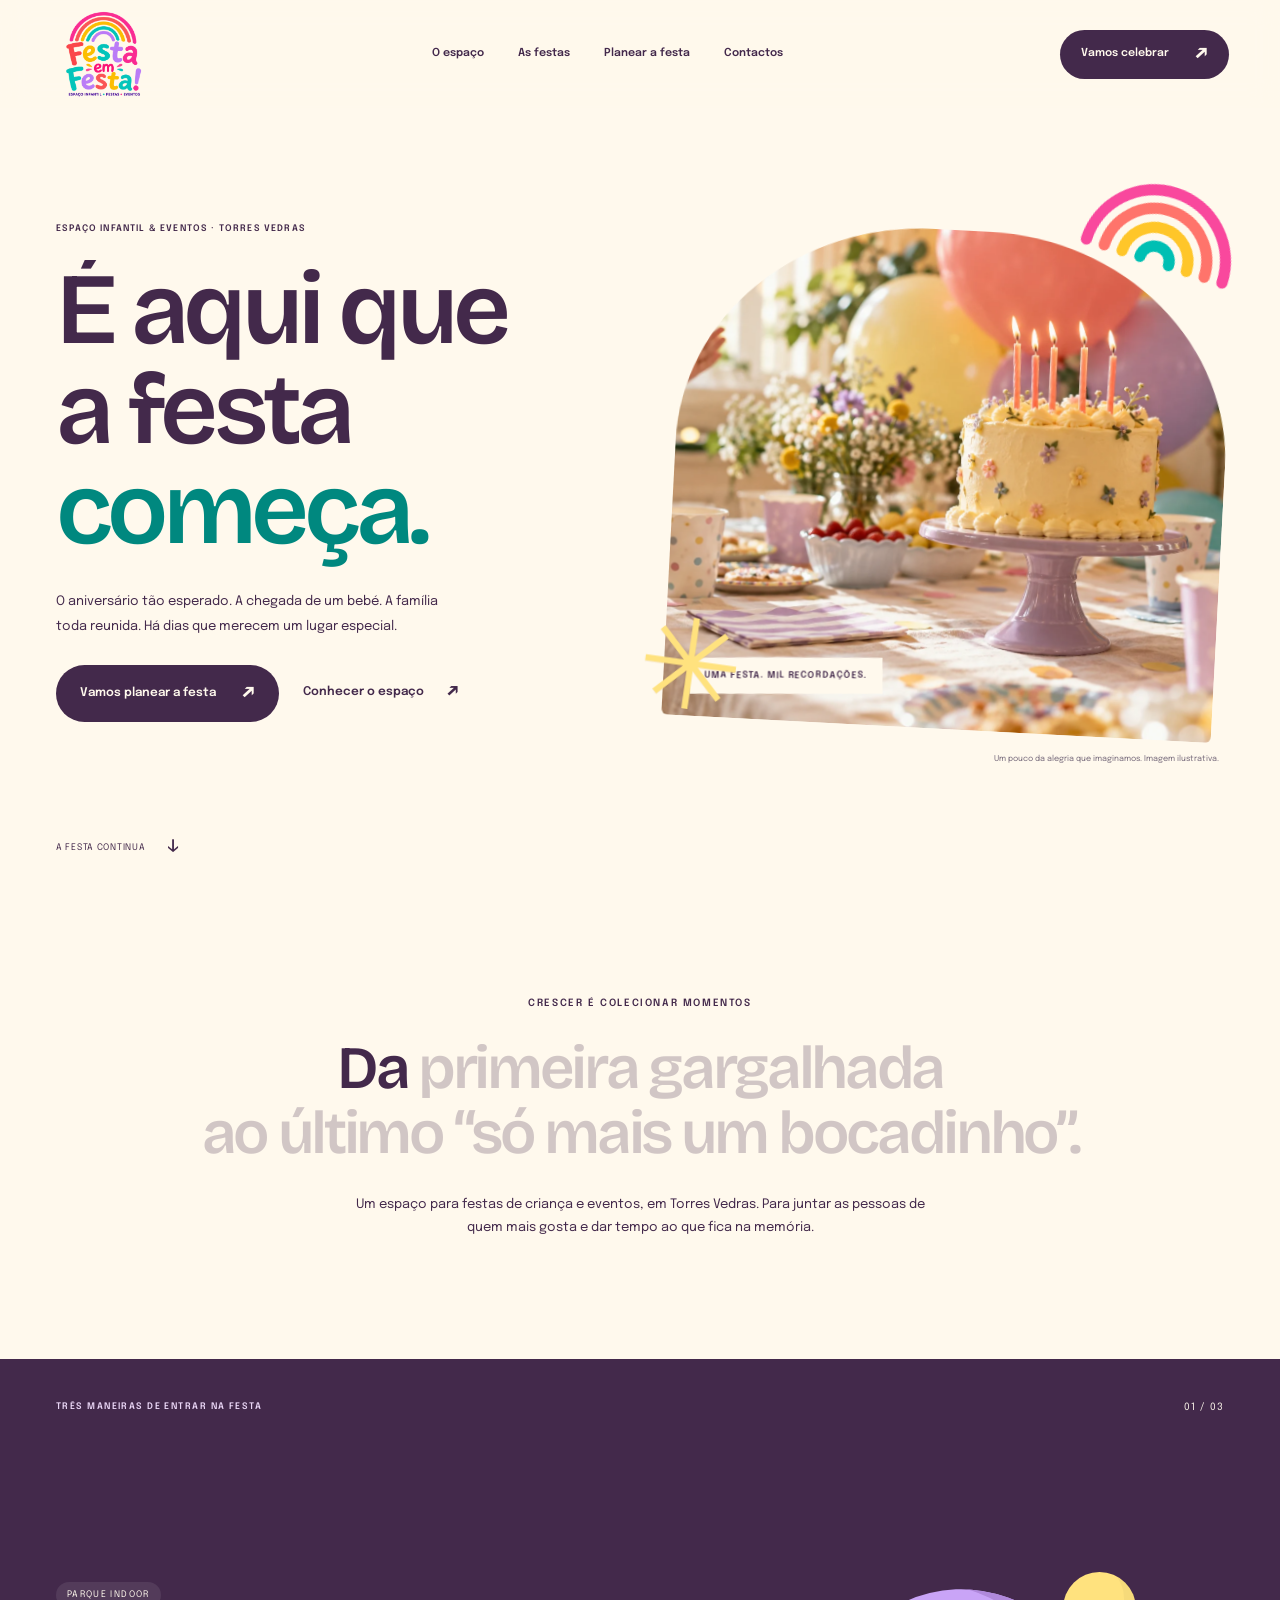
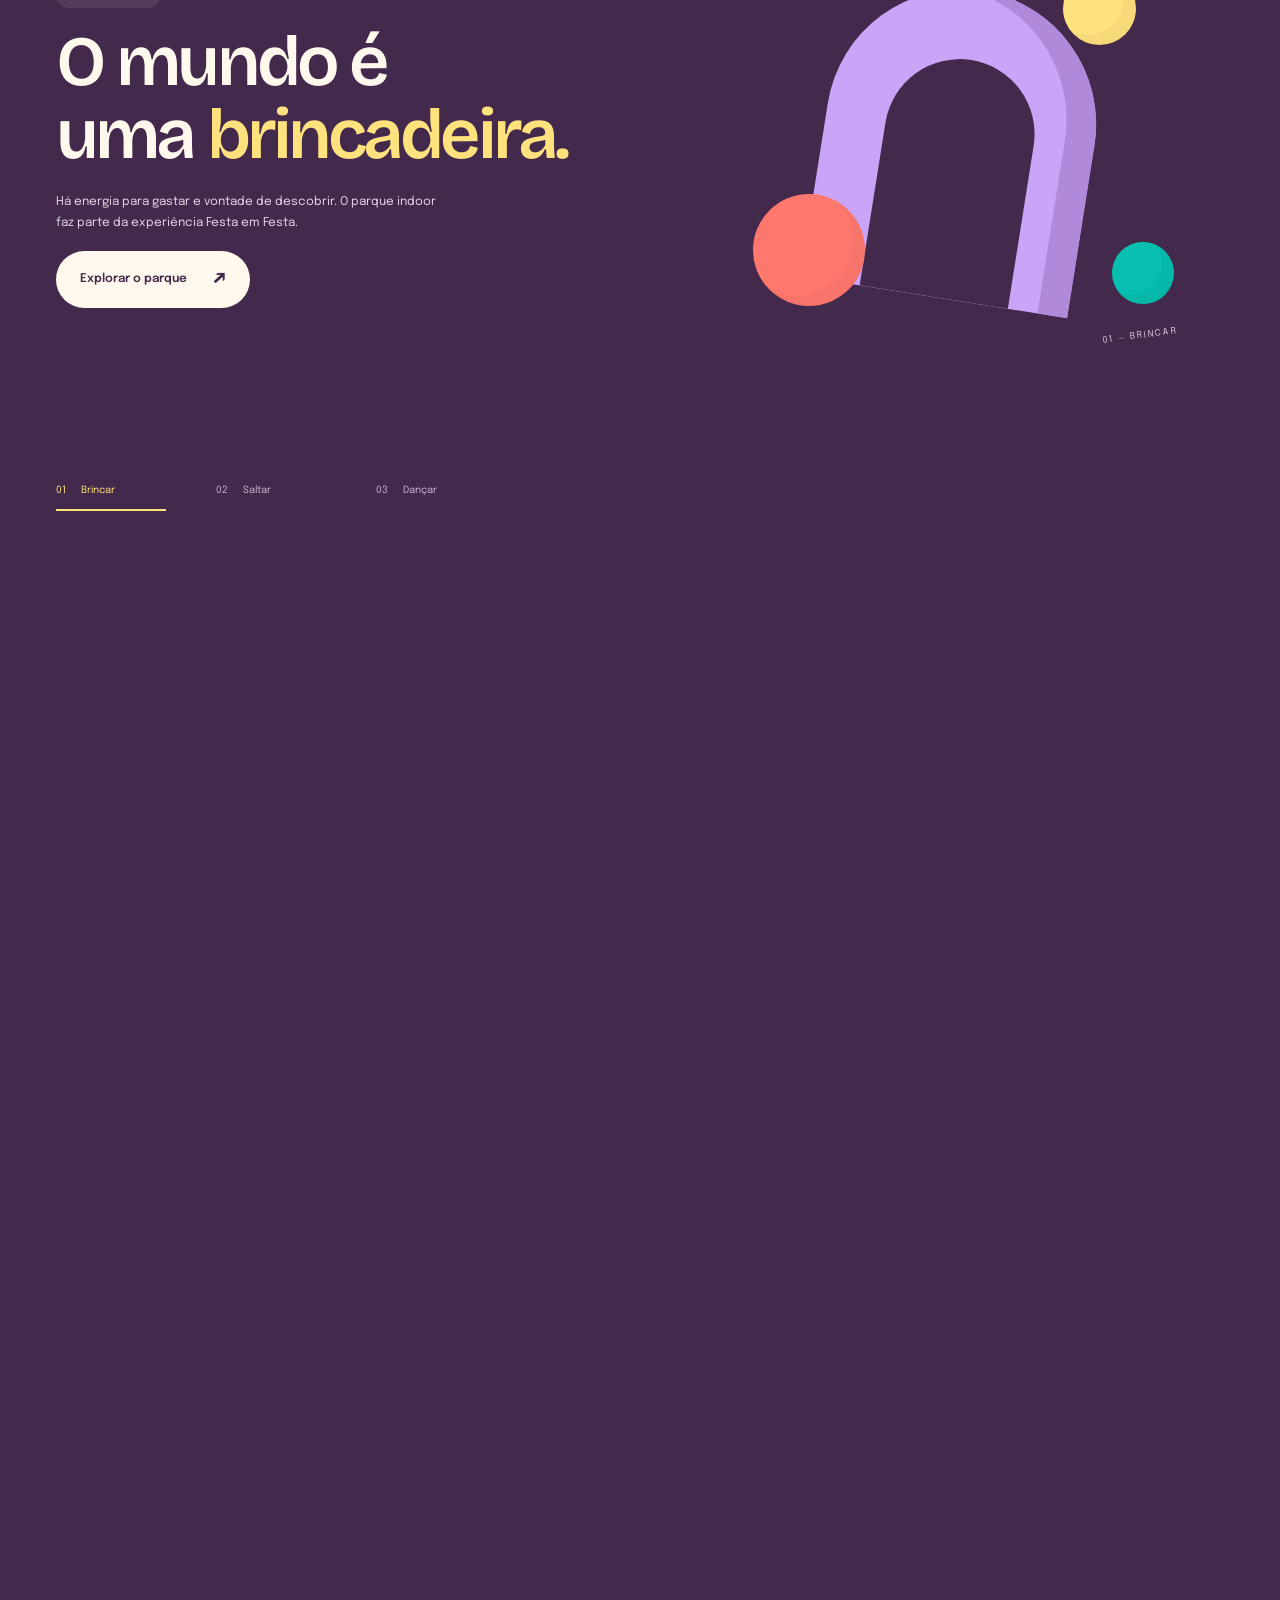
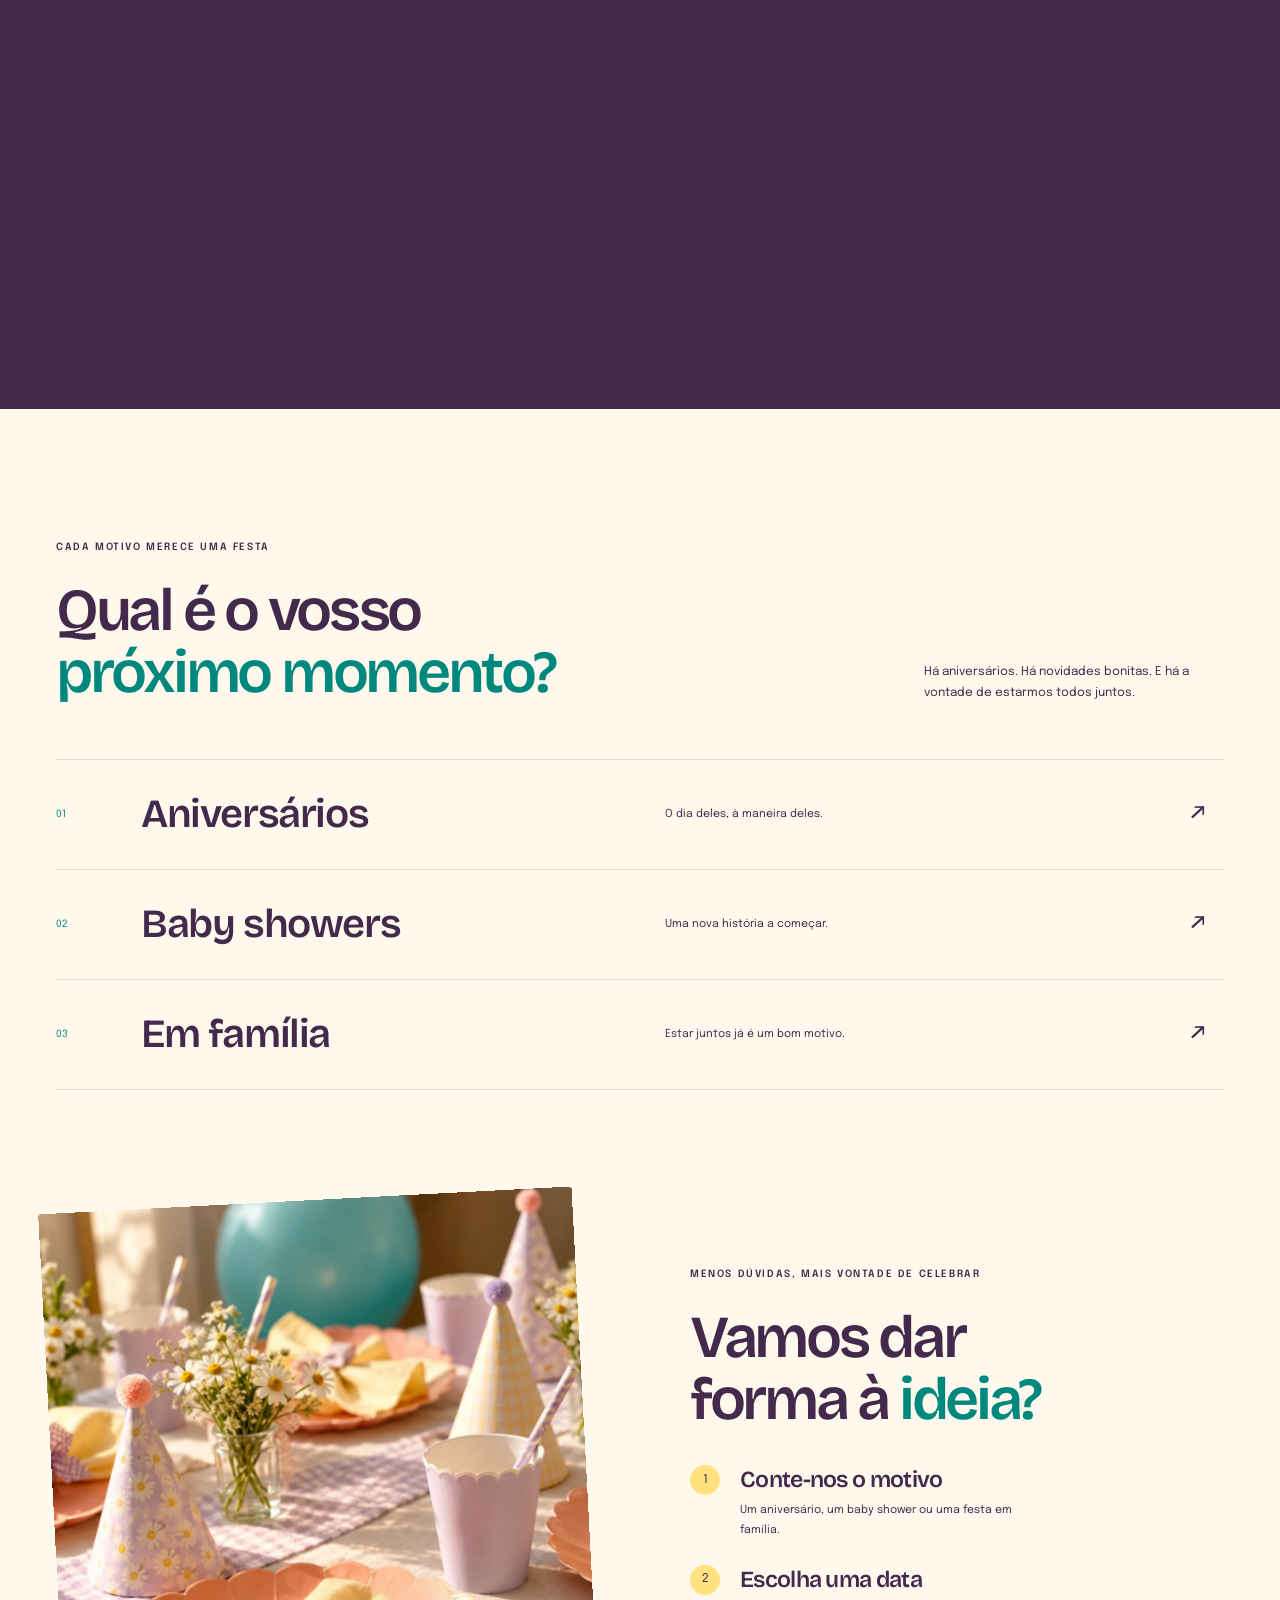
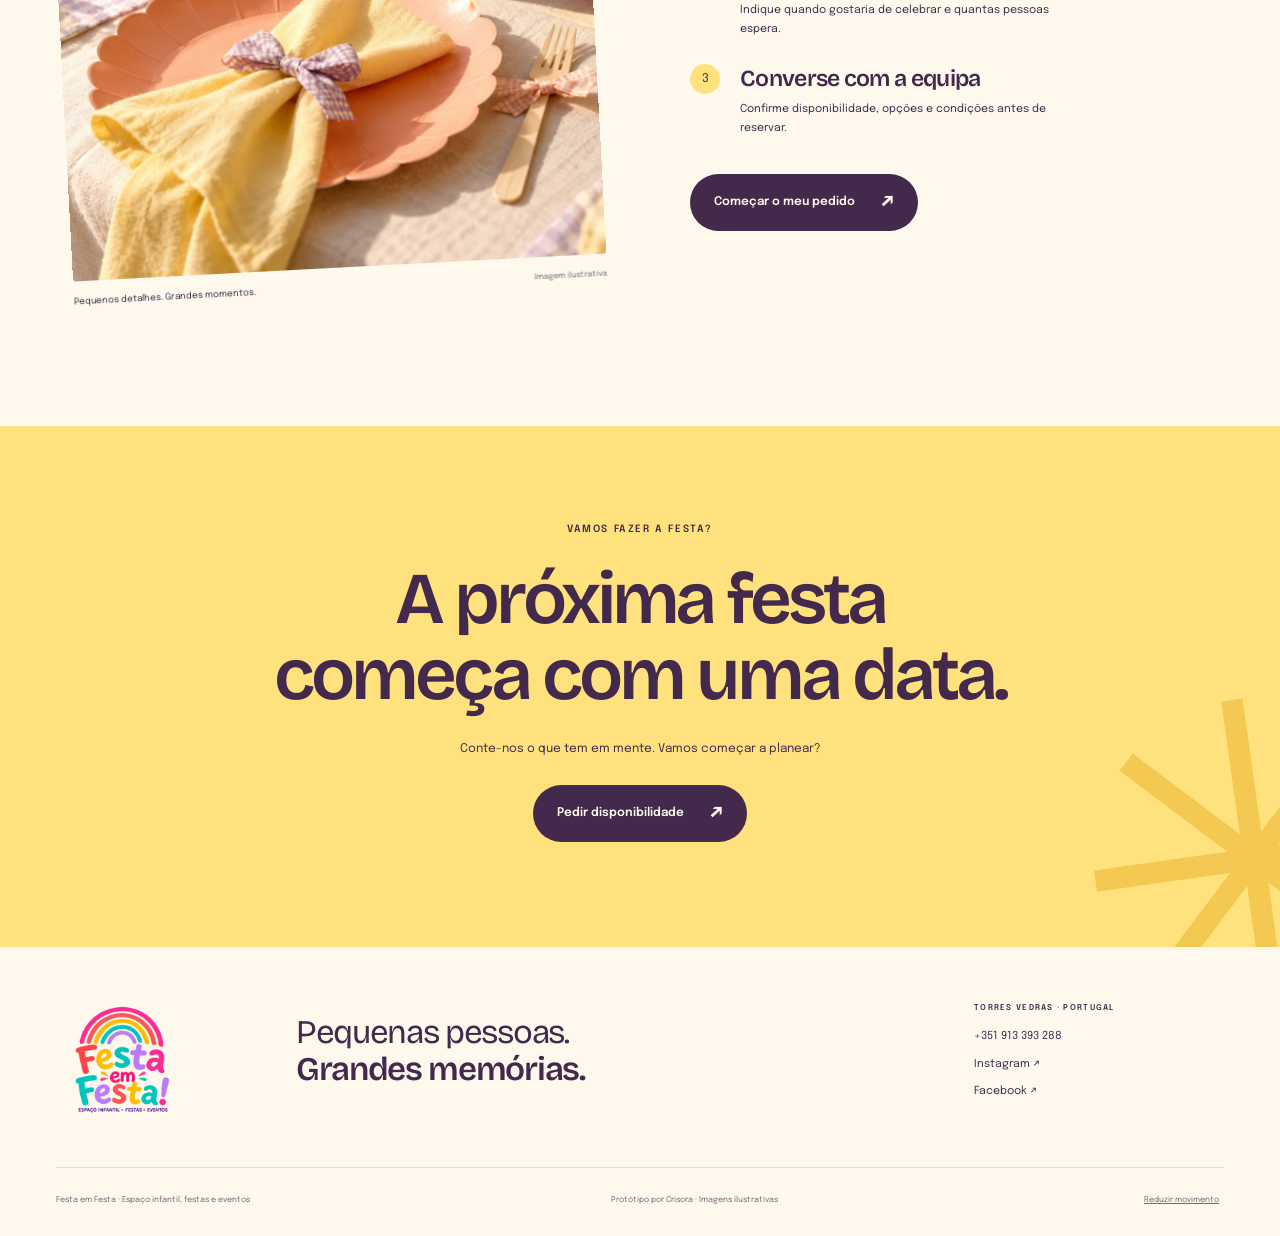
<file: index.html>
<!doctype html><html lang="pt-PT"><head><meta charset="utf-8"><meta name="viewport" content="width=device-width,initial-scale=1"><title>Uma festa para recordar — Festa em Festa</title><meta name="description" content="Festas de aniversário, baby showers e momentos em família em Torres Vedras. Conheça a Festa em Festa e peça disponibilidade pelo WhatsApp."><meta name="theme-color" content="#fff9ed"><meta name="robots" content="noindex,nofollow"><link rel="icon" href="assets/favicon.svg" type="image/svg+xml"><link rel="preload" href="assets/display.ttf" as="font" type="font/ttf" crossorigin><link rel="stylesheet" href="style.css"><script src="booking.js" defer></script><script src="app.js" defer></script></head><body data-page="index"><a class="skip" href="#conteudo">Saltar para o conteúdo</a><div class="reading-progress" aria-hidden="true"></div><header class="header"><a href="index.html" class="brand" aria-label="Festa em Festa — início"><img src="assets/logo.png" width="110" height="95" alt="Festa em Festa — espaço infantil, festas e eventos"></a><nav aria-label="Navegação principal" id="navigation"><a href="espaco.html">O espaço</a><a href="festas.html">As festas</a><a href="planear.html">Planear a festa</a><a href="contactos.html">Contactos</a></nav><a class="button nav-cta" href="planear.html">Vamos celebrar<span aria-hidden="true">↗</span></a><button class="menu-toggle" aria-expanded="false" aria-controls="navigation" aria-label="Abrir menu"><span></span><span></span></button></header><main id="conteudo">
<section class="hero wrap"><div class="hero-copy"><p class="eyebrow entrance">ESPAÇO INFANTIL & EVENTOS · TORRES VEDRAS</p><h1><span class="line"><span>É aqui que</span></span><span class="line"><span>a festa</span></span><span class="line"><span><em>começa.</em></span></span></h1><p class="hero-description entrance">O aniversário tão esperado. A chegada de um bebé. A família toda reunida. Há dias que merecem um lugar especial.</p><div class="hero-actions entrance"><a class="button" href="planear.html">Vamos planear a festa<span aria-hidden="true">↗</span></a><a class="text-link" href="espaco.html">Conhecer o espaço<span aria-hidden="true">↗</span></a></div></div><div class="hero-art"><div class="hero-photo" data-tilt><img src="assets/hero.webp" alt="Bolo de aniversário com velas acesas e mãos a aplaudir — imagem ilustrativa" fetchpriority="high" width="1536" height="1024"><span class="photo-label">UMA FESTA. MIL RECORDAÇÕES.</span></div><div class="hero-rainbow"><svg class="rainbow" viewBox="0 0 220 140" fill="none" aria-hidden="true"><path d="M15 125a95 95 0 0 1 190 0" stroke="#f9489d"/><path d="M40 125a70 70 0 0 1 140 0" stroke="#ff746b"/><path d="M65 125a45 45 0 0 1 90 0" stroke="#ffc629"/><path d="M90 125a20 20 0 0 1 40 0" stroke="#00bfb3"/></svg></div><span class="hero-star" aria-hidden="true">✳</span><span class="photo-note">Um pouco da alegria que imaginamos. Imagem ilustrativa.</span></div><a class="scroll-cue" href="#experiencias">A festa continua <span>↓</span></a></section>
<section class="intro wrap" data-reveal><p class="eyebrow">CRESCER É COLECIONAR MOMENTOS</p><h2 class="reading-title" data-reading>Da primeira gargalhada<br>ao último “só mais um bocadinho”.</h2><p>Um espaço para festas de criança e eventos, em Torres Vedras. Para juntar as pessoas de quem mais gosta e dar tempo ao que fica na memória.</p></section>
<section class="experience" id="experiencias"><div class="experience-sticky"><div class="experience-heading"><p class="eyebrow">TRÊS MANEIRAS DE ENTRAR NA FESTA</p><span class="experience-count" aria-live="off">01 / 03</span></div><div class="experience-stage"><article class="experience-panel active" data-experience="0"><div><span class="mini-tag">PARQUE INDOOR</span><h2>O mundo é<br>uma <em>brincadeira.</em></h2><p>Há energia para gastar e vontade de descobrir. O parque indoor faz parte da experiência Festa em Festa.</p><a class="button light" href="espaco.html#parque">Explorar o parque<span aria-hidden="true">↗</span></a></div><div class="play-art" aria-hidden="true"><div class="play-arch"></div><span class="ball ball-one"></span><span class="ball ball-two"></span><span class="ball ball-three"></span><span class="orbit-text">01 — BRINCAR</span></div></article><article class="experience-panel" data-experience="1"><div><span class="mini-tag">INSUFLÁVEL</span><h2>Mais um salto.<br><em>Mais um sorriso.</em></h2><p>Saltos, entusiasmo e aquela vontade de repetir. Descubra o insuflável e confirme as condições para a sua festa.</p><a class="button light" href="espaco.html#insuflavel">Conhecer o insuflável<span aria-hidden="true">↗</span></a></div><div class="bounce-art" aria-hidden="true"><i></i><i></i><i></i><i></i><span class="orbit-text">02 — SALTAR</span></div></article><article class="experience-panel" data-experience="2"><div><span class="mini-tag">DISCOTECA</span><h2>A pista é<br><em>dos pequenos.</em></h2><p>Quando começa a música, a festa ganha outro ritmo. A discoteca é mais uma forma de celebrar.</p><a class="button light" href="espaco.html#discoteca">Entrar na discoteca<span aria-hidden="true">↗</span></a></div><div class="disco-art" aria-hidden="true"><span class="disco-ball"></span><i>✧</i><b>✧</b><span class="orbit-text">03 — DANÇAR</span></div></article></div><div class="experience-controls" aria-label="Escolher experiência"><button class="active" data-step="0" aria-pressed="true">01 <span>Brincar</span></button><button data-step="1" aria-pressed="false">02 <span>Saltar</span></button><button data-step="2" aria-pressed="false">03 <span>Dançar</span></button></div></div></section>
<section class="occasion wrap"><div class="section-head" data-reveal><div><p class="eyebrow">CADA MOTIVO MERECE UMA FESTA</p><h2>Qual é o vosso<br><em>próximo momento?</em></h2></div><p>Há aniversários. Há novidades bonitas. E há a vontade de estarmos todos juntos.</p></div><div class="occasion-links"><a href="festas.html#aniversarios" data-reveal><span>01</span><h3>Aniversários</h3><small>O dia deles, à maneira deles.</small><b>↗</b></a><a href="festas.html#baby-shower" data-reveal><span>02</span><h3>Baby showers</h3><small>Uma nova história a começar.</small><b>↗</b></a><a href="festas.html#familias" data-reveal><span>03</span><h3>Em família</h3><small>Estar juntos já é um bom motivo.</small><b>↗</b></a></div></section>
<section class="planning-teaser wrap"><figure class="photo table-photo" data-reveal><img src="assets/table.webp" alt="Pormenor de uma mesa de festa com pratos, copos e flores" loading="lazy" width="1536" height="1024"><figcaption>Pequenos detalhes. Grandes momentos. <span>Imagem ilustrativa</span></figcaption></figure><div data-reveal><p class="eyebrow">MENOS DÚVIDAS, MAIS VONTADE DE CELEBRAR</p><h2>Vamos dar<br>forma à <em>ideia?</em></h2><ol class="steps"><li><span>1</span><div><h3>Conte-nos o motivo</h3><p>Um aniversário, um baby shower ou uma festa em família.</p></div></li><li><span>2</span><div><h3>Escolha uma data</h3><p>Indique quando gostaria de celebrar e quantas pessoas espera.</p></div></li><li><span>3</span><div><h3>Converse com a equipa</h3><p>Confirme disponibilidade, opções e condições antes de reservar.</p></div></li></ol><a class="button" href="planear.html">Começar o meu pedido<span aria-hidden="true">↗</span></a></div></section>
<section class="closing"><div class="closing-inner" data-reveal><p class="eyebrow">VAMOS FAZER A FESTA?</p><h2>A próxima festa<br>começa com uma data.</h2><p>Conte-nos o que tem em mente. Vamos começar a planear?</p><a class="button" href="planear.html">Pedir disponibilidade<span aria-hidden="true">↗</span></a></div><span class="closing-star" aria-hidden="true">✳</span></section>
</main><footer><div class="footer-top"><a href="index.html" class="footer-brand"><img src="assets/logo.png" width="110" height="95" alt="Festa em Festa — espaço infantil, festas e eventos"></a><p>Pequenas pessoas.<br><strong>Grandes memórias.</strong></p><div><span class="eyebrow">TORRES VEDRAS · PORTUGAL</span><a href="tel:+351913393288">+351 913 393 288</a><a href="https://www.instagram.com/festa.em.festa/" target="_blank" rel="noopener">Instagram ↗</a><a href="https://www.facebook.com/share/19TJGtCYuD/" target="_blank" rel="noopener">Facebook ↗</a></div></div><div class="footer-bottom"><span>Festa em Festa · Espaço infantil, festas e eventos</span><a href="contactos.html#sobre-prototipo">Protótipo por Crisora · Imagens ilustrativas</a><button class="motion-toggle" type="button" aria-pressed="false">Reduzir movimento</button></div></footer><a class="mobile-cta" href="planear.html">Pedir disponibilidade <span aria-hidden="true">↗</span></a><dialog id="lightbox" aria-label="Ver imagem ampliada"><button class="dialog-close" aria-label="Fechar imagem">×</button><img alt=""><p></p></dialog></body></html>
</file>
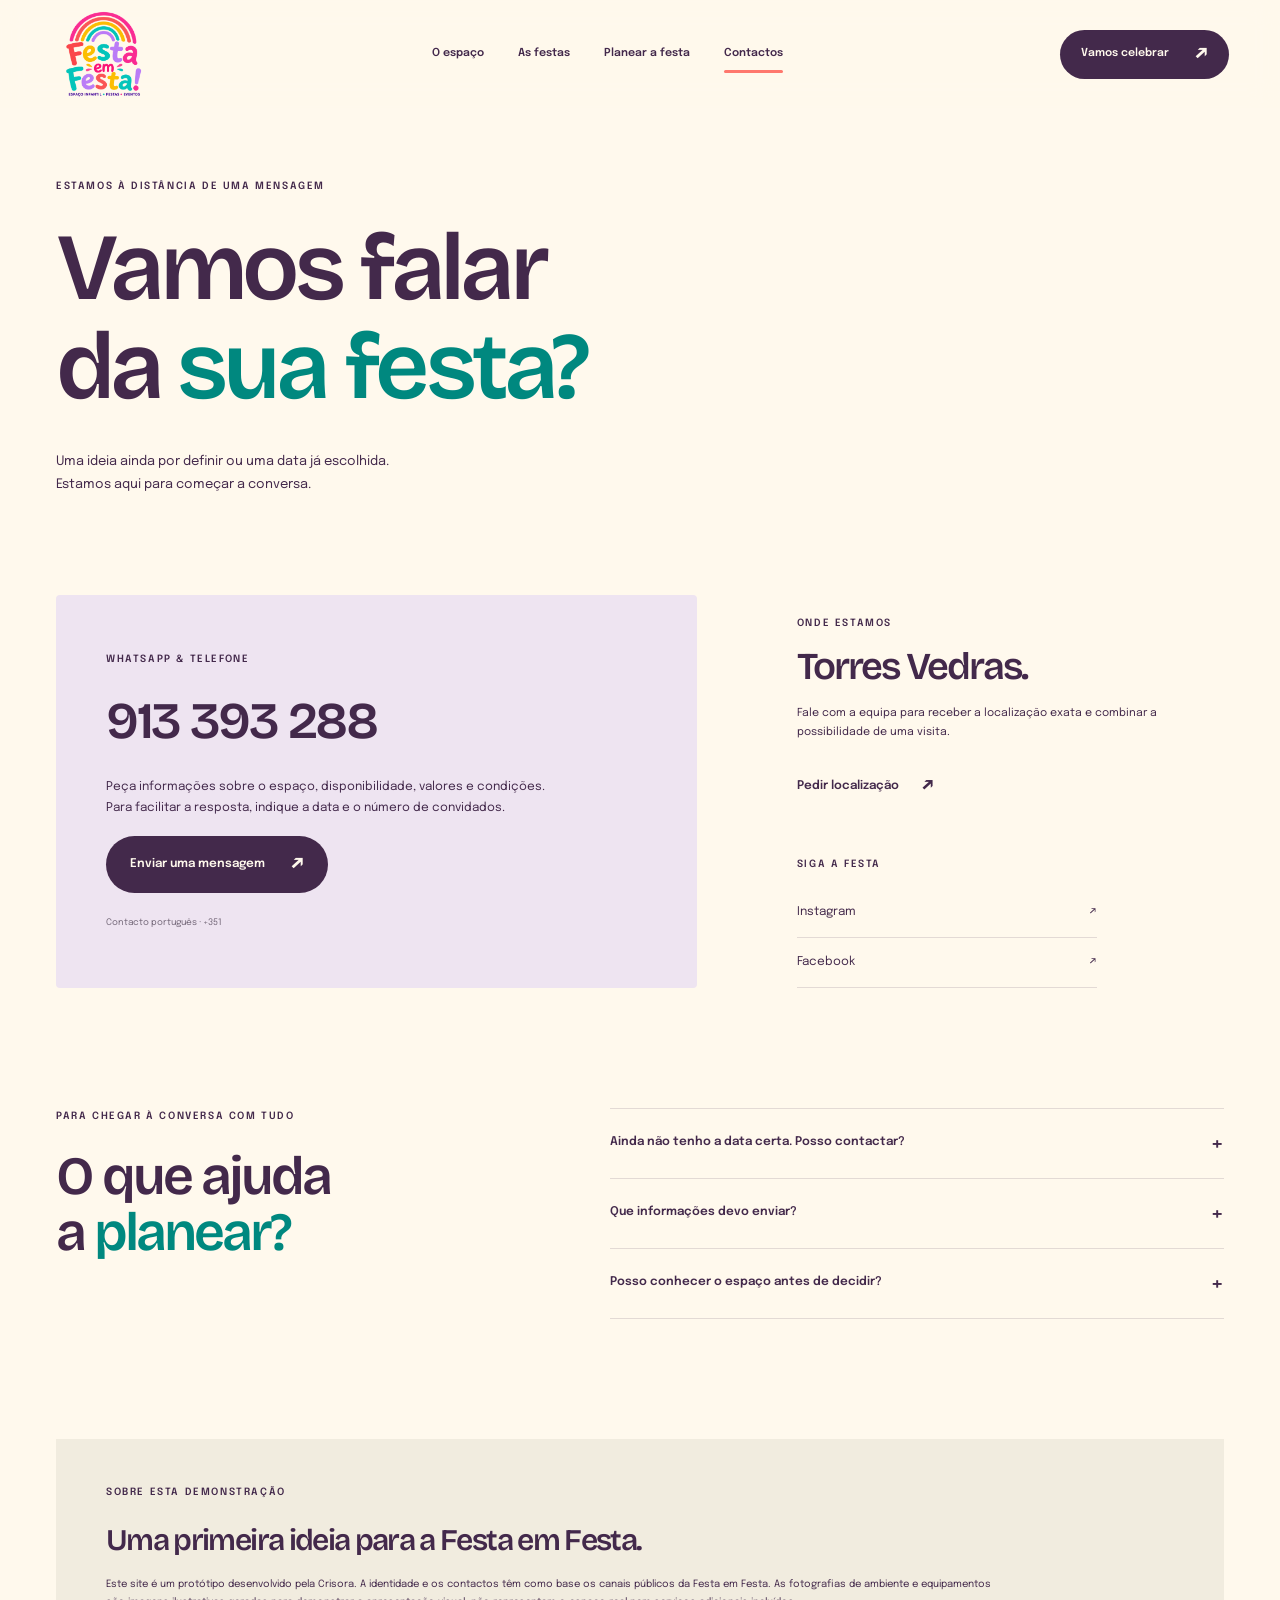
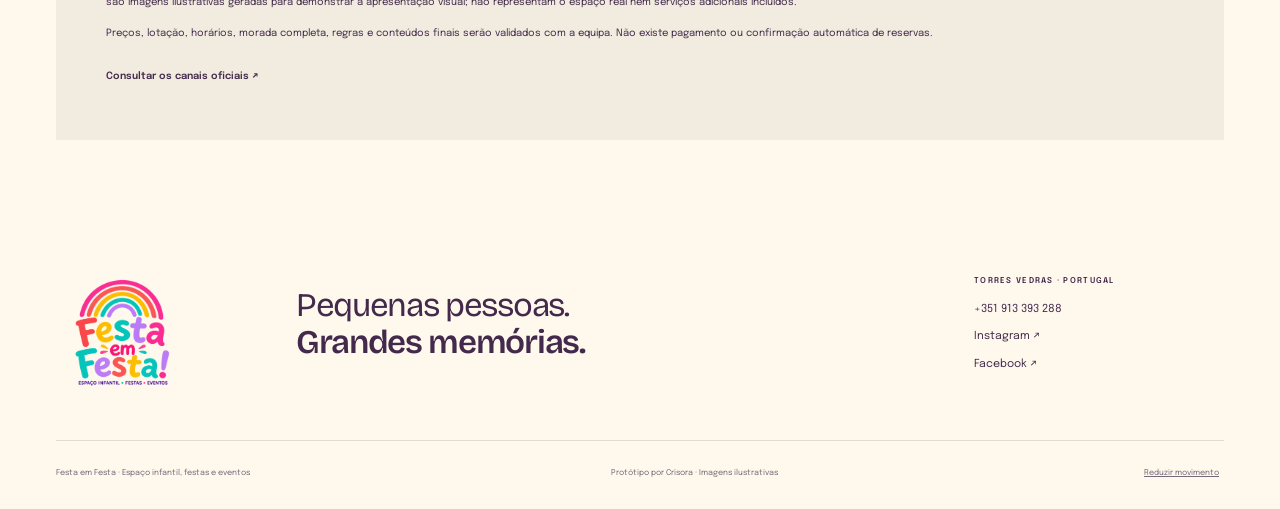
<file: contactos.html>
<!doctype html><html lang="pt-PT"><head><meta charset="utf-8"><meta name="viewport" content="width=device-width,initial-scale=1"><title>Contactos — Festa em Festa</title><meta name="description" content="Festas de aniversário, baby showers e momentos em família em Torres Vedras. Conheça a Festa em Festa e peça disponibilidade pelo WhatsApp."><meta name="theme-color" content="#fff9ed"><meta name="robots" content="noindex,nofollow"><link rel="icon" href="assets/favicon.svg" type="image/svg+xml"><link rel="preload" href="assets/display.ttf" as="font" type="font/ttf" crossorigin><link rel="stylesheet" href="style.css"><script src="booking.js" defer></script><script src="app.js" defer></script></head><body data-page="contactos"><a class="skip" href="#conteudo">Saltar para o conteúdo</a><div class="reading-progress" aria-hidden="true"></div><header class="header"><a href="index.html" class="brand" aria-label="Festa em Festa — início"><img src="assets/logo.png" width="110" height="95" alt="Festa em Festa — espaço infantil, festas e eventos"></a><nav aria-label="Navegação principal" id="navigation"><a href="espaco.html">O espaço</a><a href="festas.html">As festas</a><a href="planear.html">Planear a festa</a><a href="contactos.html" aria-current="page">Contactos</a></nav><a class="button nav-cta" href="planear.html">Vamos celebrar<span aria-hidden="true">↗</span></a><button class="menu-toggle" aria-expanded="false" aria-controls="navigation" aria-label="Abrir menu"><span></span><span></span></button></header><main id="conteudo">
<section class="page-heading wrap"><p class="eyebrow" data-reveal>ESTAMOS À DISTÂNCIA DE UMA MENSAGEM</p><h1 data-reveal>Vamos falar<br>da <em>sua festa?</em></h1><p data-reveal>Uma ideia ainda por definir ou uma data já escolhida.<br>Estamos aqui para começar a conversa.</p></section>
<section class="contact-layout wrap"><div class="contact-main" data-reveal><span class="eyebrow">WHATSAPP & TELEFONE</span><a class="phone-number" href="tel:+351913393288">913 393 288</a><p>Peça informações sobre o espaço, disponibilidade, valores e condições. Para facilitar a resposta, indique a data e o número de convidados.</p><a class="button" href="https://wa.me/351913393288?text=Olá!%20Gostaria%20de%20saber%20mais%20sobre%20as%20festas%20na%20Festa%20em%20Festa.">Enviar uma mensagem<span aria-hidden="true">↗</span></a><small>Contacto português · +351</small></div><div class="contact-side" data-reveal><div><p class="eyebrow">ONDE ESTAMOS</p><h2>Torres Vedras.</h2><p>Fale com a equipa para receber a localização exata e combinar a possibilidade de uma visita.</p><a class="text-link" href="https://wa.me/351913393288?text=Olá!%20Podem%20enviar-me%20a%20localização%20do%20espaço%20Festa%20em%20Festa?">Pedir localização<span aria-hidden="true">↗</span></a></div><div><p class="eyebrow">SIGA A FESTA</p><a class="social-link" href="https://www.instagram.com/festa.em.festa/" target="_blank" rel="noopener">Instagram <span>↗</span></a><a class="social-link" href="https://www.facebook.com/share/19TJGtCYuD/" target="_blank" rel="noopener">Facebook <span>↗</span></a></div></div></section>
<section class="questions wrap"><div data-reveal><p class="eyebrow">PARA CHEGAR À CONVERSA COM TUDO</p><h2>O que ajuda<br>a <em>planear?</em></h2></div><div class="faq"><details><summary>Ainda não tenho a data certa. Posso contactar?<span aria-hidden="true">+</span></summary><div><p>Sim. Pode enviar uma mensagem com as datas ou o período que tem em mente e perguntar pelas possibilidades.</p></div></details><details><summary>Que informações devo enviar?<span aria-hidden="true">+</span></summary><div><p>O tipo de celebração, a data pretendida e uma estimativa de crianças e adultos. Para festas infantis, indique também as idades.</p></div></details><details><summary>Posso conhecer o espaço antes de decidir?<span aria-hidden="true">+</span></summary><div><p>Pergunte à equipa pela possibilidade de uma visita e combine o dia diretamente pelo WhatsApp.</p></div></details></div></section>
<section class="prototype-note wrap" id="sobre-prototipo"><p class="eyebrow">SOBRE ESTA DEMONSTRAÇÃO</p><h2>Uma primeira ideia para a Festa em Festa.</h2><p>Este site é um protótipo desenvolvido pela Crisora. A identidade e os contactos têm como base os canais públicos da Festa em Festa. As fotografias de ambiente e equipamentos são imagens ilustrativas geradas para demonstrar a apresentação visual; não representam o espaço real nem serviços adicionais incluídos.</p><p>Preços, lotação, horários, morada completa, regras e conteúdos finais serão validados com a equipa. Não existe pagamento ou confirmação automática de reservas.</p><a href="https://linktr.ee/festaemfesta" target="_blank" rel="noopener" class="text-link">Consultar os canais oficiais ↗</a></section>
</main><footer><div class="footer-top"><a href="index.html" class="footer-brand"><img src="assets/logo.png" width="110" height="95" alt="Festa em Festa — espaço infantil, festas e eventos"></a><p>Pequenas pessoas.<br><strong>Grandes memórias.</strong></p><div><span class="eyebrow">TORRES VEDRAS · PORTUGAL</span><a href="tel:+351913393288">+351 913 393 288</a><a href="https://www.instagram.com/festa.em.festa/" target="_blank" rel="noopener">Instagram ↗</a><a href="https://www.facebook.com/share/19TJGtCYuD/" target="_blank" rel="noopener">Facebook ↗</a></div></div><div class="footer-bottom"><span>Festa em Festa · Espaço infantil, festas e eventos</span><a href="contactos.html#sobre-prototipo">Protótipo por Crisora · Imagens ilustrativas</a><button class="motion-toggle" type="button" aria-pressed="false">Reduzir movimento</button></div></footer><a class="mobile-cta" href="planear.html">Pedir disponibilidade <span aria-hidden="true">↗</span></a><dialog id="lightbox" aria-label="Ver imagem ampliada"><button class="dialog-close" aria-label="Fechar imagem">×</button><img alt=""><p></p></dialog></body></html>
</file>
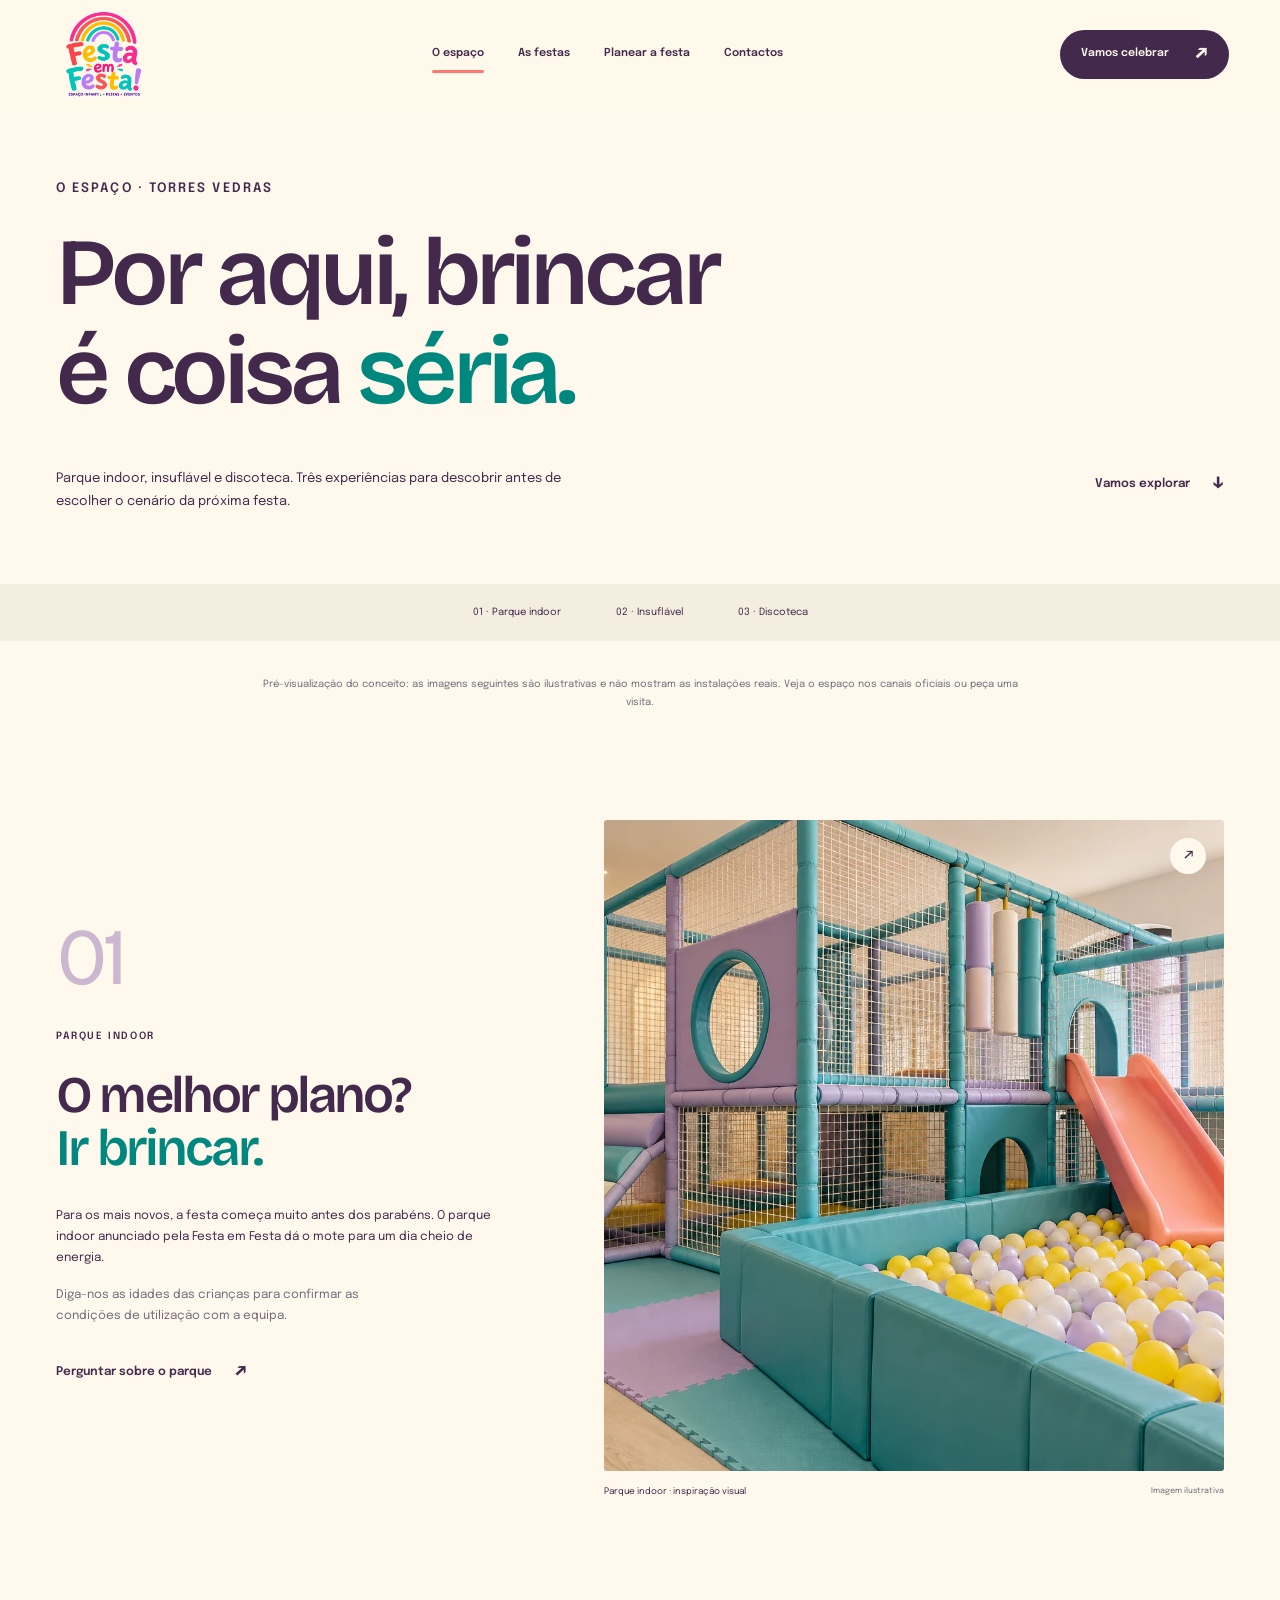
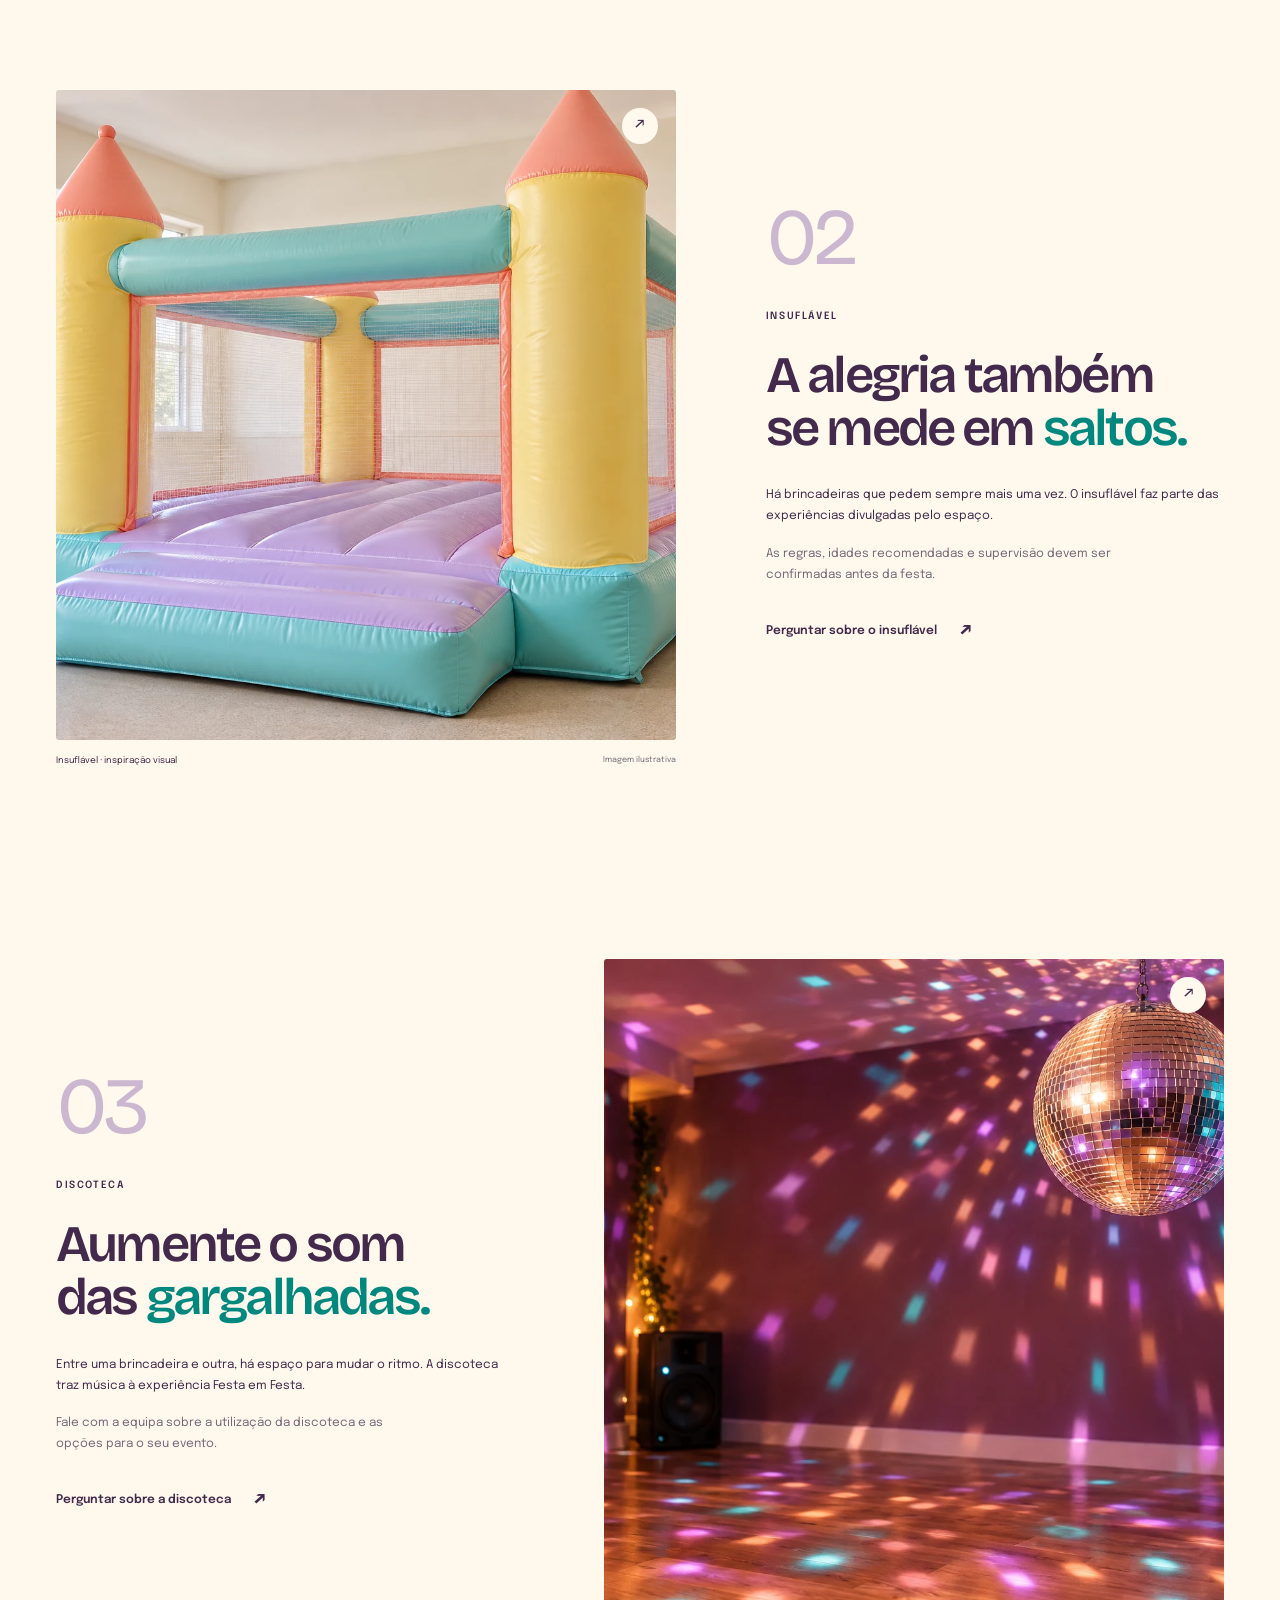
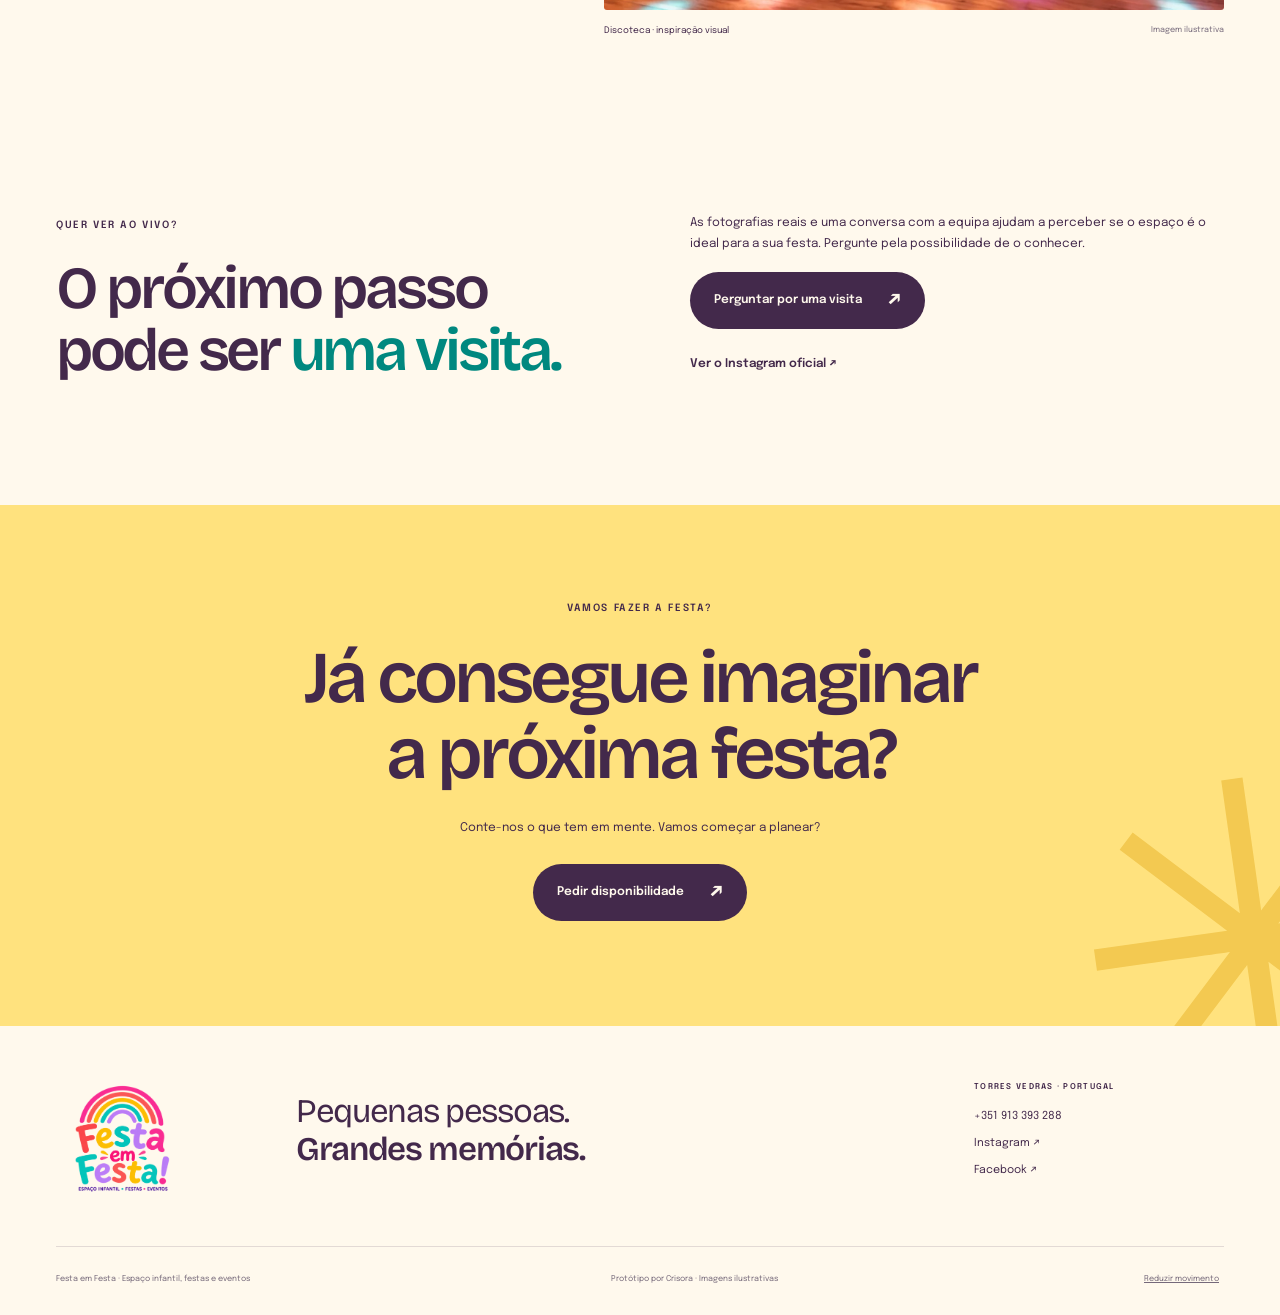
<file: espaco.html>
<!doctype html><html lang="pt-PT"><head><meta charset="utf-8"><meta name="viewport" content="width=device-width,initial-scale=1"><title>Conhecer o espaço — Festa em Festa</title><meta name="description" content="Festas de aniversário, baby showers e momentos em família em Torres Vedras. Conheça a Festa em Festa e peça disponibilidade pelo WhatsApp."><meta name="theme-color" content="#fff9ed"><meta name="robots" content="noindex,nofollow"><link rel="icon" href="assets/favicon.svg" type="image/svg+xml"><link rel="preload" href="assets/display.ttf" as="font" type="font/ttf" crossorigin><link rel="stylesheet" href="style.css"><script src="booking.js" defer></script><script src="app.js" defer></script></head><body data-page="espaco"><a class="skip" href="#conteudo">Saltar para o conteúdo</a><div class="reading-progress" aria-hidden="true"></div><header class="header"><a href="index.html" class="brand" aria-label="Festa em Festa — início"><img src="assets/logo.png" width="110" height="95" alt="Festa em Festa — espaço infantil, festas e eventos"></a><nav aria-label="Navegação principal" id="navigation"><a href="espaco.html" aria-current="page">O espaço</a><a href="festas.html">As festas</a><a href="planear.html">Planear a festa</a><a href="contactos.html">Contactos</a></nav><a class="button nav-cta" href="planear.html">Vamos celebrar<span aria-hidden="true">↗</span></a><button class="menu-toggle" aria-expanded="false" aria-controls="navigation" aria-label="Abrir menu"><span></span><span></span></button></header><main id="conteudo">
<section class="page-heading wrap"><p class="eyebrow" data-reveal>O ESPAÇO · TORRES VEDRAS</p><h1 data-reveal>Por aqui, brincar<br>é coisa <em>séria.</em></h1><div class="heading-bottom"><p>Parque indoor, insuflável e discoteca. Três experiências para descobrir antes de escolher o cenário da próxima festa.</p><a class="text-link" href="#parque">Vamos explorar <span>↓</span></a></div></section>
<div class="subnav"><a href="#parque">01 · Parque indoor</a><a href="#insuflavel">02 · Insuflável</a><a href="#discoteca">03 · Discoteca</a></div>
<p class="gallery-disclosure wrap">Pré-visualização do conceito: as imagens seguintes são ilustrativas e não mostram as instalações reais. Veja o espaço nos canais oficiais ou peça uma visita.</p>
<section class="space-chapter wrap" id="parque"><div class="chapter-copy" data-reveal><span class="chapter-number">01</span><p class="eyebrow">PARQUE INDOOR</p><h2>O melhor plano?<br><em>Ir brincar.</em></h2><p>Para os mais novos, a festa começa muito antes dos parabéns. O parque indoor anunciado pela Festa em Festa dá o mote para um dia cheio de energia.</p><p class="practical">Diga-nos as idades das crianças para confirmar as condições de utilização com a equipa.</p><a class="text-link" href="planear.html?interesse=Parque%20indoor">Perguntar sobre o parque<span aria-hidden="true">↗</span></a></div><figure class="photo zoomable" data-reveal><img src="assets/play.webp" alt="Exemplo ilustrativo de parque indoor com escorrega e piscina de bolas" loading="lazy" width="1536" height="1024"><figcaption>Parque indoor · inspiração visual <span>Imagem ilustrativa</span></figcaption></figure></section>
<section class="space-chapter reverse wrap" id="insuflavel"><div class="chapter-copy" data-reveal><span class="chapter-number">02</span><p class="eyebrow">INSUFLÁVEL</p><h2>A alegria também<br>se mede em <em>saltos.</em></h2><p>Há brincadeiras que pedem sempre mais uma vez. O insuflável faz parte das experiências divulgadas pelo espaço.</p><p class="practical">As regras, idades recomendadas e supervisão devem ser confirmadas antes da festa.</p><a class="text-link" href="planear.html?interesse=Insuflável">Perguntar sobre o insuflável<span aria-hidden="true">↗</span></a></div><figure class="photo zoomable" data-reveal><img src="assets/bounce.webp" alt="Exemplo ilustrativo de insuflável em amarelo, lilás e verde-água" loading="lazy" width="1536" height="1024"><figcaption>Insuflável · inspiração visual <span>Imagem ilustrativa</span></figcaption></figure></section>
<section class="space-chapter wrap" id="discoteca"><div class="chapter-copy" data-reveal><span class="chapter-number">03</span><p class="eyebrow">DISCOTECA</p><h2>Aumente o som<br>das <em>gargalhadas.</em></h2><p>Entre uma brincadeira e outra, há espaço para mudar o ritmo. A discoteca traz música à experiência Festa em Festa.</p><p class="practical">Fale com a equipa sobre a utilização da discoteca e as opções para o seu evento.</p><a class="text-link" href="planear.html?interesse=Discoteca">Perguntar sobre a discoteca<span aria-hidden="true">↗</span></a></div><figure class="photo zoomable" data-reveal><img src="assets/disco.webp" alt="Bola de espelhos e reflexos coloridos numa pista — imagem ilustrativa" loading="lazy" width="1536" height="1024"><figcaption>Discoteca · inspiração visual <span>Imagem ilustrativa</span></figcaption></figure></section>
<section class="visit wrap" data-reveal><div><p class="eyebrow">QUER VER AO VIVO?</p><h2>O próximo passo<br>pode ser <em>uma visita.</em></h2></div><div><p>As fotografias reais e uma conversa com a equipa ajudam a perceber se o espaço é o ideal para a sua festa. Pergunte pela possibilidade de o conhecer.</p><a class="button" href="https://wa.me/351913393288?text=Olá!%20Gostaria%20de%20saber%20se%20é%20possível%20visitar%20o%20espaço%20Festa%20em%20Festa.">Perguntar por uma visita<span aria-hidden="true">↗</span></a><a class="text-link" href="https://www.instagram.com/festa.em.festa/" target="_blank" rel="noopener">Ver o Instagram oficial ↗</a></div></section>
<section class="closing"><div class="closing-inner" data-reveal><p class="eyebrow">VAMOS FAZER A FESTA?</p><h2>Já consegue imaginar<br>a próxima festa?</h2><p>Conte-nos o que tem em mente. Vamos começar a planear?</p><a class="button" href="planear.html">Pedir disponibilidade<span aria-hidden="true">↗</span></a></div><span class="closing-star" aria-hidden="true">✳</span></section>
</main><footer><div class="footer-top"><a href="index.html" class="footer-brand"><img src="assets/logo.png" width="110" height="95" alt="Festa em Festa — espaço infantil, festas e eventos"></a><p>Pequenas pessoas.<br><strong>Grandes memórias.</strong></p><div><span class="eyebrow">TORRES VEDRAS · PORTUGAL</span><a href="tel:+351913393288">+351 913 393 288</a><a href="https://www.instagram.com/festa.em.festa/" target="_blank" rel="noopener">Instagram ↗</a><a href="https://www.facebook.com/share/19TJGtCYuD/" target="_blank" rel="noopener">Facebook ↗</a></div></div><div class="footer-bottom"><span>Festa em Festa · Espaço infantil, festas e eventos</span><a href="contactos.html#sobre-prototipo">Protótipo por Crisora · Imagens ilustrativas</a><button class="motion-toggle" type="button" aria-pressed="false">Reduzir movimento</button></div></footer><a class="mobile-cta" href="planear.html">Pedir disponibilidade <span aria-hidden="true">↗</span></a><dialog id="lightbox" aria-label="Ver imagem ampliada"><button class="dialog-close" aria-label="Fechar imagem">×</button><img alt=""><p></p></dialog></body></html>
</file>
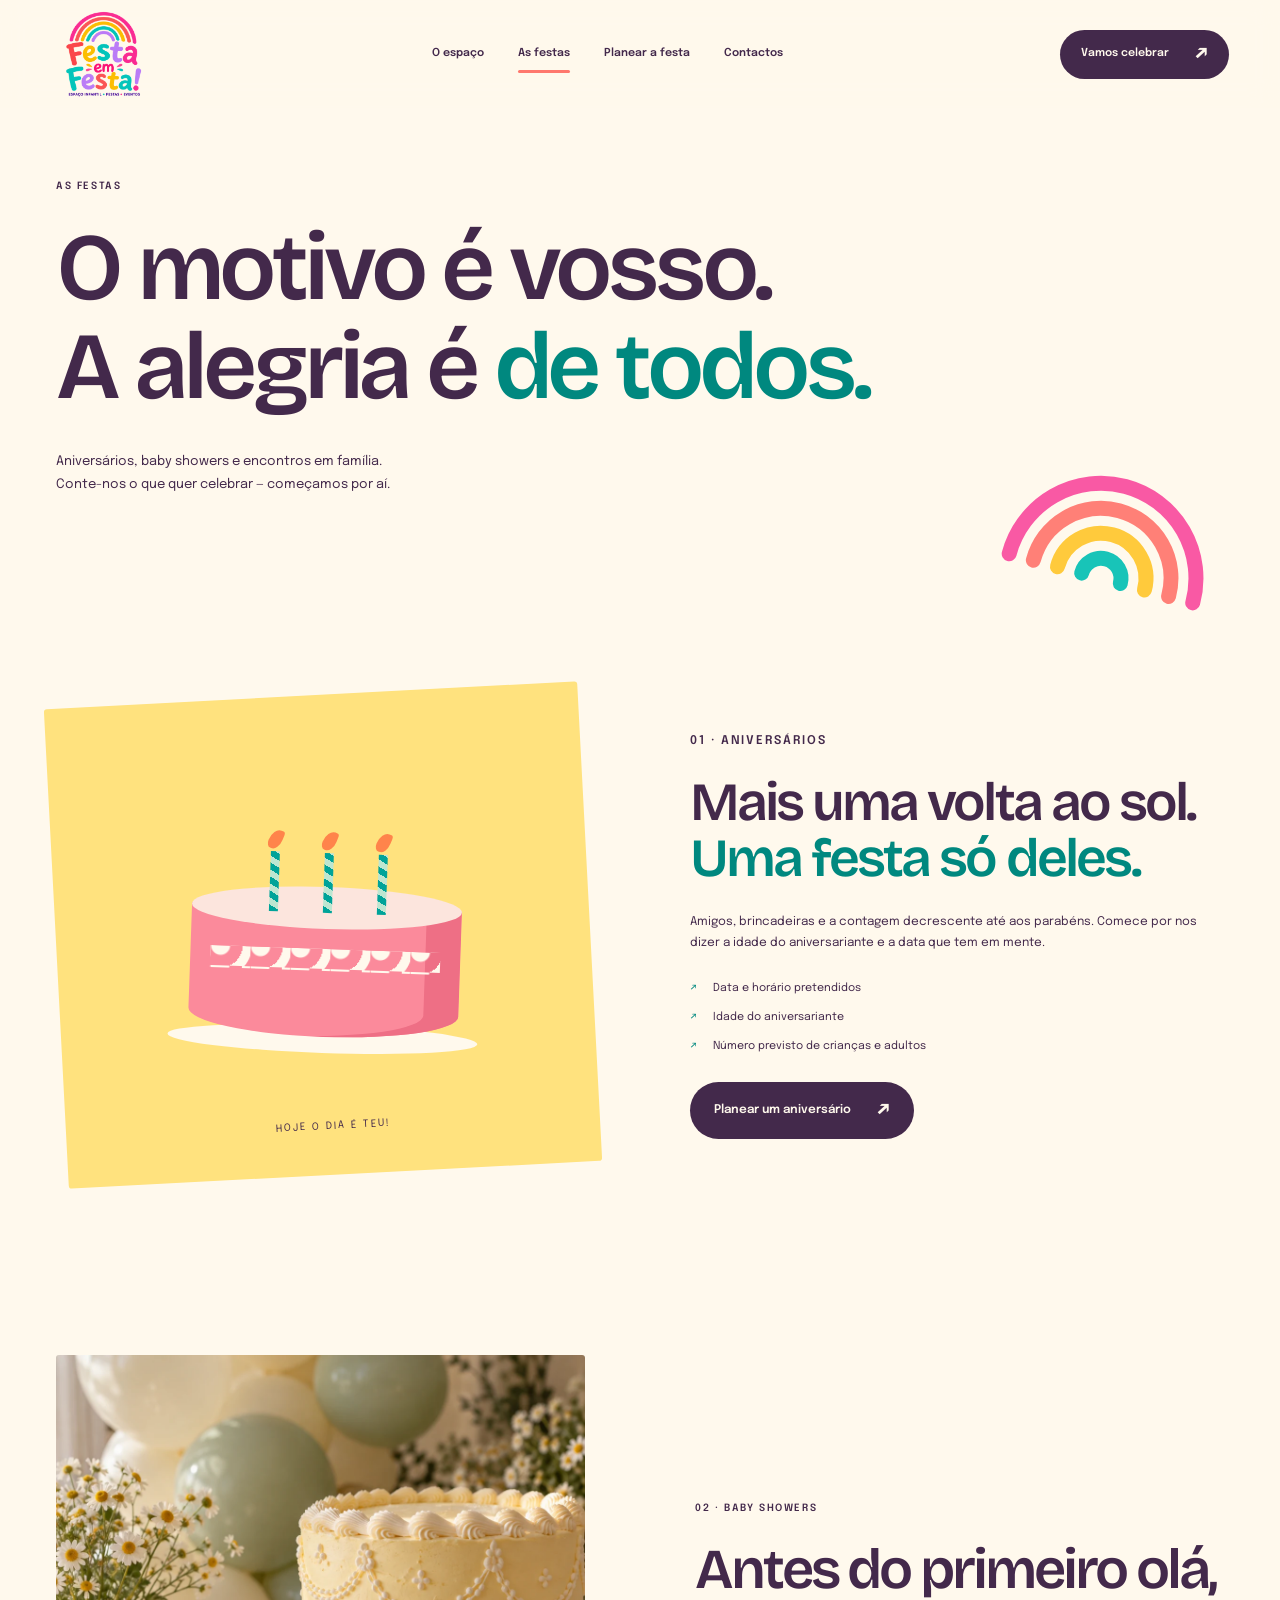
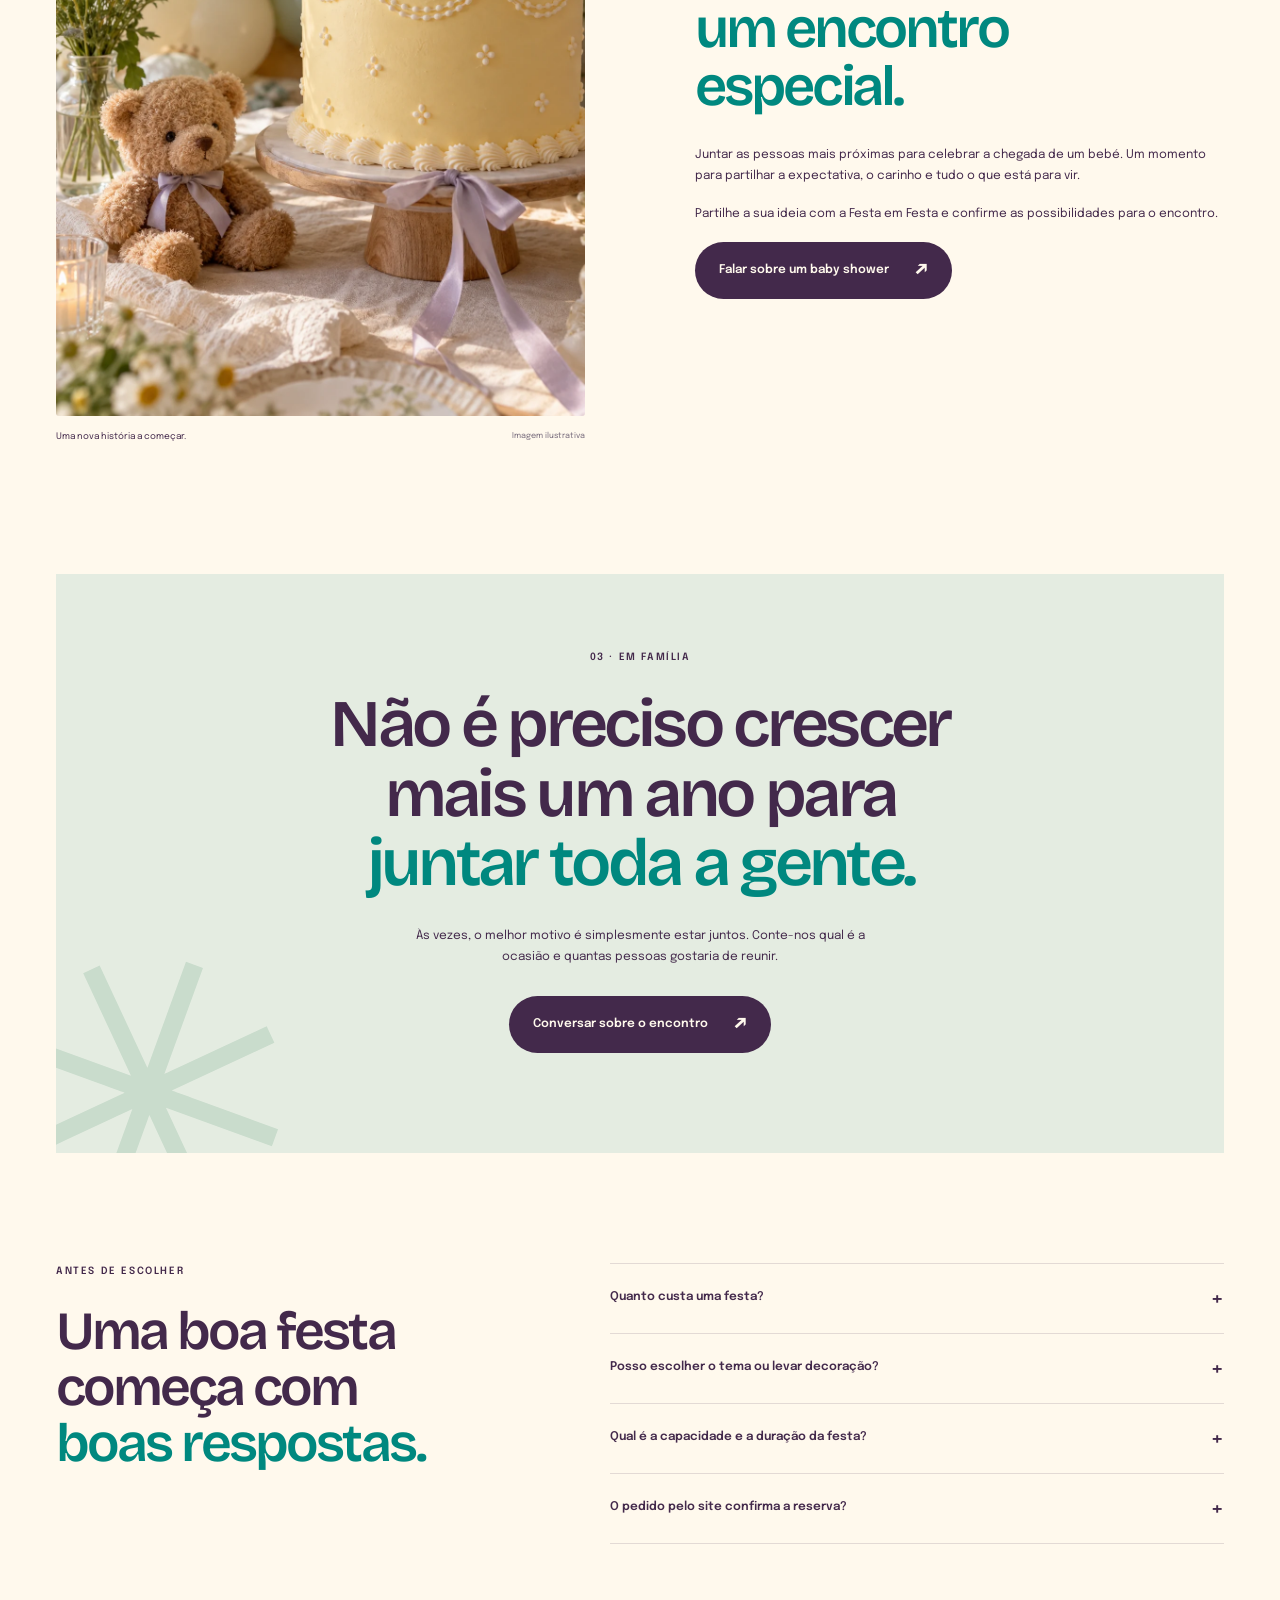
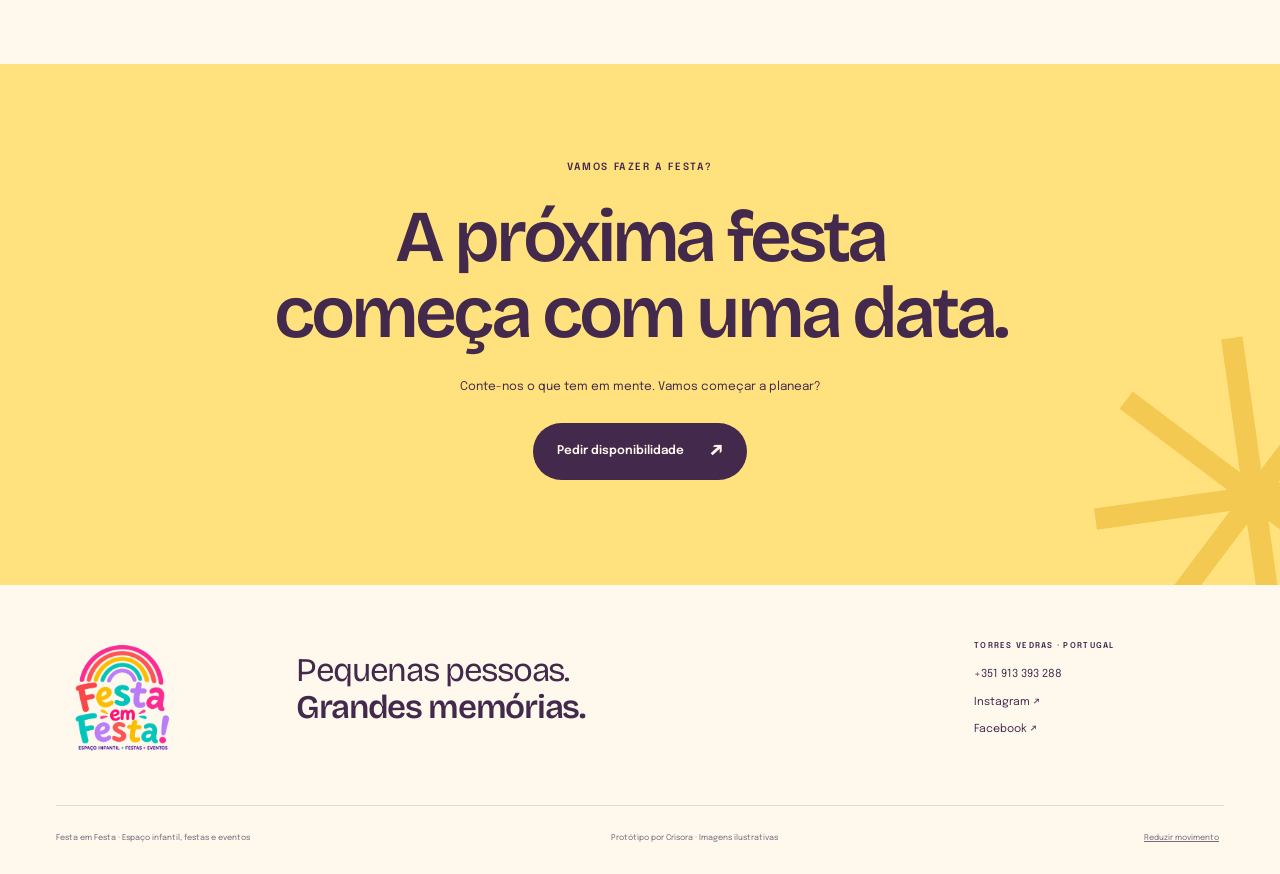
<file: festas.html>
<!doctype html><html lang="pt-PT"><head><meta charset="utf-8"><meta name="viewport" content="width=device-width,initial-scale=1"><title>Festas e ocasiões — Festa em Festa</title><meta name="description" content="Festas de aniversário, baby showers e momentos em família em Torres Vedras. Conheça a Festa em Festa e peça disponibilidade pelo WhatsApp."><meta name="theme-color" content="#fff9ed"><meta name="robots" content="noindex,nofollow"><link rel="icon" href="assets/favicon.svg" type="image/svg+xml"><link rel="preload" href="assets/display.ttf" as="font" type="font/ttf" crossorigin><link rel="stylesheet" href="style.css"><script src="booking.js" defer></script><script src="app.js" defer></script></head><body data-page="festas"><a class="skip" href="#conteudo">Saltar para o conteúdo</a><div class="reading-progress" aria-hidden="true"></div><header class="header"><a href="index.html" class="brand" aria-label="Festa em Festa — início"><img src="assets/logo.png" width="110" height="95" alt="Festa em Festa — espaço infantil, festas e eventos"></a><nav aria-label="Navegação principal" id="navigation"><a href="espaco.html">O espaço</a><a href="festas.html" aria-current="page">As festas</a><a href="planear.html">Planear a festa</a><a href="contactos.html">Contactos</a></nav><a class="button nav-cta" href="planear.html">Vamos celebrar<span aria-hidden="true">↗</span></a><button class="menu-toggle" aria-expanded="false" aria-controls="navigation" aria-label="Abrir menu"><span></span><span></span></button></header><main id="conteudo">
<section class="page-heading wrap festas-heading"><p class="eyebrow" data-reveal>AS FESTAS</p><h1 data-reveal>O motivo é vosso.<br>A alegria é <em>de todos.</em></h1><p data-reveal>Aniversários, baby showers e encontros em família.<br>Conte-nos o que quer celebrar — começamos por aí.</p><div class="festas-rainbow"><svg class="rainbow" viewBox="0 0 220 140" fill="none" aria-hidden="true"><path d="M15 125a95 95 0 0 1 190 0" stroke="#f9489d"/><path d="M40 125a70 70 0 0 1 140 0" stroke="#ff746b"/><path d="M65 125a45 45 0 0 1 90 0" stroke="#ffc629"/><path d="M90 125a20 20 0 0 1 40 0" stroke="#00bfb3"/></svg></div></section>
<section class="birthday wrap" id="aniversarios" data-reveal><div class="birthday-art" aria-hidden="true"><div class="cake-graphic"><div class="candles"><i></i><i></i><i></i></div><div class="cake-top"></div><div class="cake-base"></div><div class="cake-plate"></div></div><span>HOJE O DIA É TEU!</span></div><div><p class="eyebrow">01 · ANIVERSÁRIOS</p><h2>Mais uma volta ao sol.<br><em>Uma festa só deles.</em></h2><p>Amigos, brincadeiras e a contagem decrescente até aos parabéns. Comece por nos dizer a idade do aniversariante e a data que tem em mente.</p><ul class="check-list"><li>Data e horário pretendidos</li><li>Idade do aniversariante</li><li>Número previsto de crianças e adultos</li></ul><a class="button" href="planear.html?tipo=Aniversário">Planear um aniversário<span aria-hidden="true">↗</span></a></div></section>
<section class="party-story wrap" id="baby-shower"><figure class="photo portrait" data-reveal><img src="assets/baby.webp" alt="Inspiração para baby shower com bolo, urso de peluche e flores" loading="lazy" width="1536" height="1024"><figcaption>Uma nova história a começar. <span>Imagem ilustrativa</span></figcaption></figure><div data-reveal><p class="eyebrow">02 · BABY SHOWERS</p><h2>Antes do primeiro olá,<br><em>um encontro especial.</em></h2><p>Juntar as pessoas mais próximas para celebrar a chegada de um bebé. Um momento para partilhar a expectativa, o carinho e tudo o que está para vir.</p><p>Partilhe a sua ideia com a Festa em Festa e confirme as possibilidades para o encontro.</p><a class="button" href="planear.html?tipo=Baby%20shower">Falar sobre um baby shower<span aria-hidden="true">↗</span></a></div></section>
<section class="family wrap" id="familias" data-reveal><span class="family-star" aria-hidden="true">✳</span><p class="eyebrow">03 · EM FAMÍLIA</p><h2>Não é preciso crescer<br>mais um ano para<br><em>juntar toda a gente.</em></h2><p>Às vezes, o melhor motivo é simplesmente estar juntos. Conte-nos qual é a ocasião e quantas pessoas gostaria de reunir.</p><a class="button" href="planear.html?tipo=Encontro%20em%20família">Conversar sobre o encontro<span aria-hidden="true">↗</span></a></section>
<section class="questions wrap"><div data-reveal><p class="eyebrow">ANTES DE ESCOLHER</p><h2>Uma boa festa<br>começa com<br><em>boas respostas.</em></h2></div><div class="faq"><details><summary>Quanto custa uma festa?<span aria-hidden="true">+</span></summary><div><p>O valor e o que está incluído devem ser confirmados com a equipa. Envie a data, a ocasião e o número previsto de convidados para receber informações adequadas ao seu pedido.</p></div></details><details><summary>Posso escolher o tema ou levar decoração?<span aria-hidden="true">+</span></summary><div><p>Partilhe o tema que imagina e pergunte pelas regras de decoração. A disponibilidade de decoração, lanche, bolo ou outros serviços deve ser combinada diretamente com a equipa.</p></div></details><details><summary>Qual é a capacidade e a duração da festa?<span aria-hidden="true">+</span></summary><div><p>Confirme a lotação, os horários e a duração disponível antes de reservar. No pedido pode indicar o número de crianças e adultos e a sua preferência de horário.</p></div></details><details><summary>O pedido pelo site confirma a reserva?<span aria-hidden="true">+</span></summary><div><p>Não. O site prepara uma mensagem para o WhatsApp. A equipa confirma a disponibilidade e explica as condições para avançar com a reserva.</p></div></details></div></section>
<section class="closing"><div class="closing-inner" data-reveal><p class="eyebrow">VAMOS FAZER A FESTA?</p><h2>A próxima festa<br>começa com uma data.</h2><p>Conte-nos o que tem em mente. Vamos começar a planear?</p><a class="button" href="planear.html">Pedir disponibilidade<span aria-hidden="true">↗</span></a></div><span class="closing-star" aria-hidden="true">✳</span></section>
</main><footer><div class="footer-top"><a href="index.html" class="footer-brand"><img src="assets/logo.png" width="110" height="95" alt="Festa em Festa — espaço infantil, festas e eventos"></a><p>Pequenas pessoas.<br><strong>Grandes memórias.</strong></p><div><span class="eyebrow">TORRES VEDRAS · PORTUGAL</span><a href="tel:+351913393288">+351 913 393 288</a><a href="https://www.instagram.com/festa.em.festa/" target="_blank" rel="noopener">Instagram ↗</a><a href="https://www.facebook.com/share/19TJGtCYuD/" target="_blank" rel="noopener">Facebook ↗</a></div></div><div class="footer-bottom"><span>Festa em Festa · Espaço infantil, festas e eventos</span><a href="contactos.html#sobre-prototipo">Protótipo por Crisora · Imagens ilustrativas</a><button class="motion-toggle" type="button" aria-pressed="false">Reduzir movimento</button></div></footer><a class="mobile-cta" href="planear.html">Pedir disponibilidade <span aria-hidden="true">↗</span></a><dialog id="lightbox" aria-label="Ver imagem ampliada"><button class="dialog-close" aria-label="Fechar imagem">×</button><img alt=""><p></p></dialog></body></html>
</file>
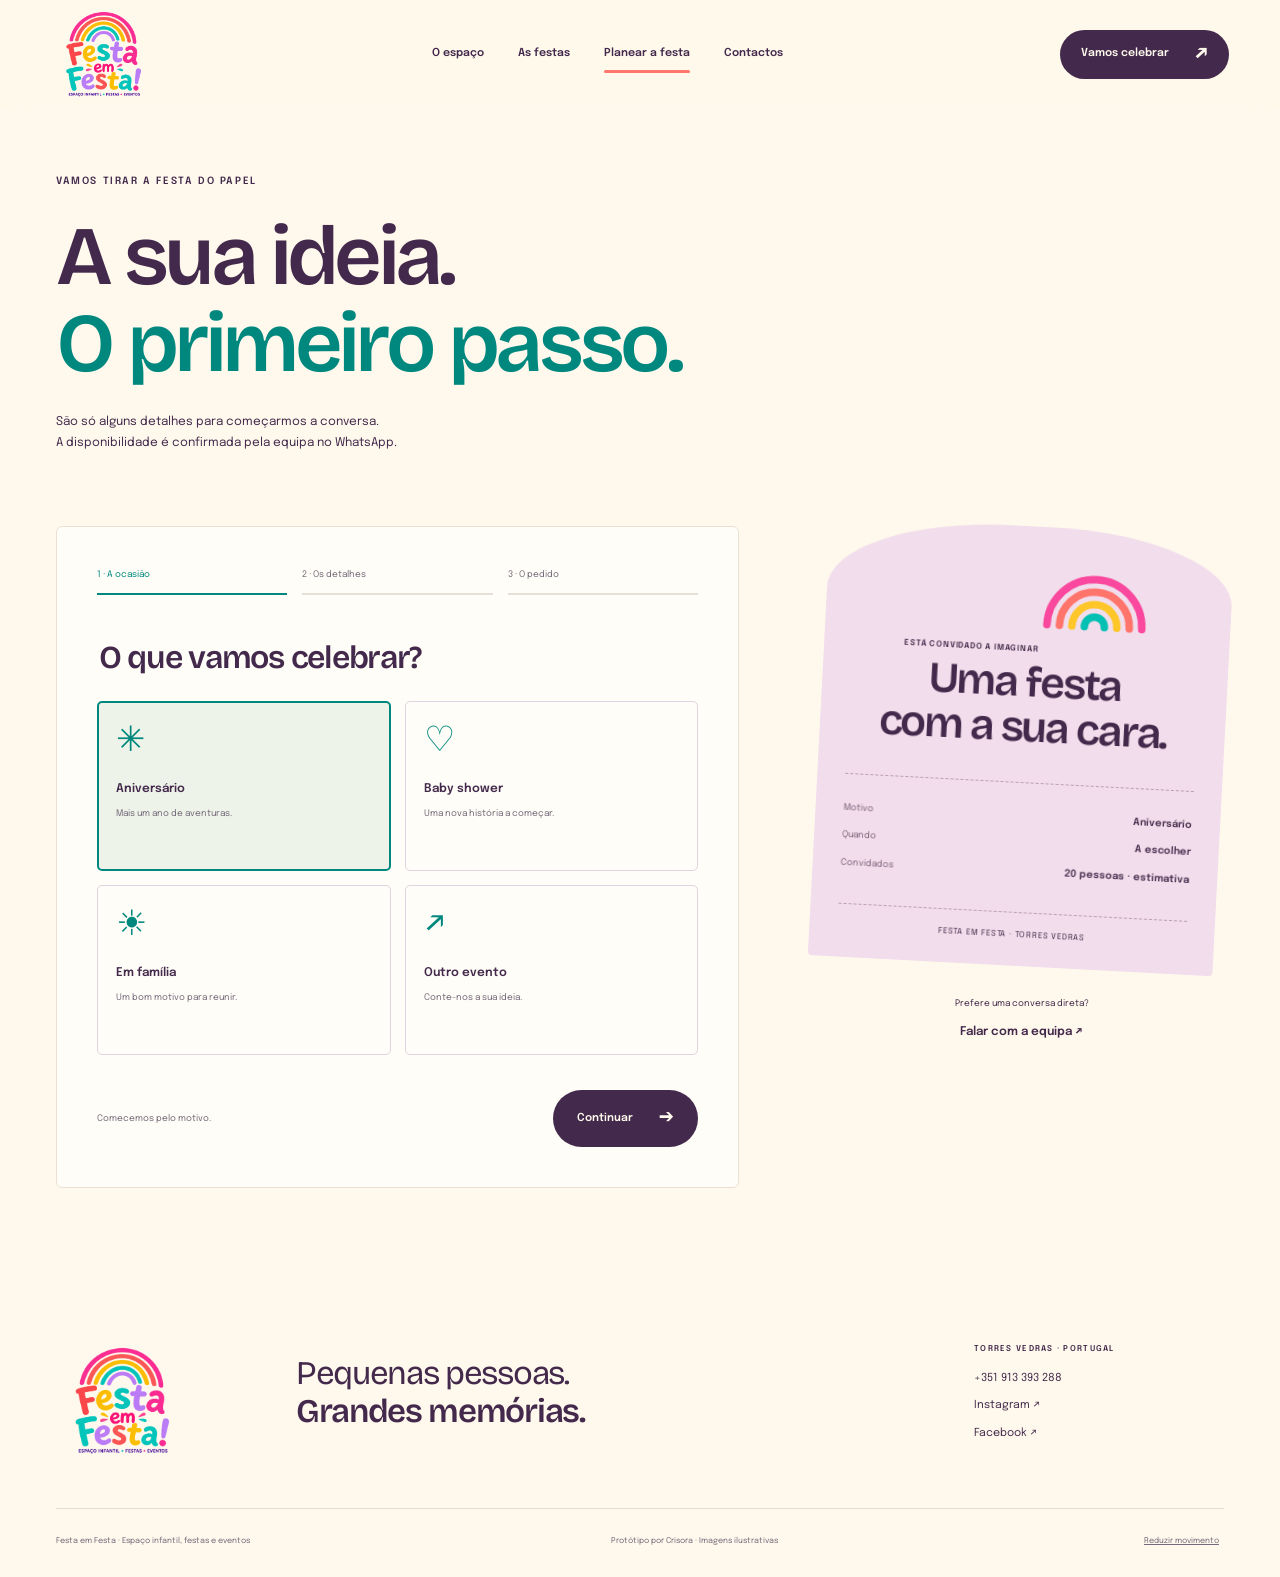
<file: planear.html>
<!doctype html><html lang="pt-PT"><head><meta charset="utf-8"><meta name="viewport" content="width=device-width,initial-scale=1"><title>Planear a sua festa — Festa em Festa</title><meta name="description" content="Festas de aniversário, baby showers e momentos em família em Torres Vedras. Conheça a Festa em Festa e peça disponibilidade pelo WhatsApp."><meta name="theme-color" content="#fff9ed"><meta name="robots" content="noindex,nofollow"><link rel="icon" href="assets/favicon.svg" type="image/svg+xml"><link rel="preload" href="assets/display.ttf" as="font" type="font/ttf" crossorigin><link rel="stylesheet" href="style.css"><script src="booking.js" defer></script><script src="app.js" defer></script></head><body data-page="planear"><a class="skip" href="#conteudo">Saltar para o conteúdo</a><div class="reading-progress" aria-hidden="true"></div><header class="header"><a href="index.html" class="brand" aria-label="Festa em Festa — início"><img src="assets/logo.png" width="110" height="95" alt="Festa em Festa — espaço infantil, festas e eventos"></a><nav aria-label="Navegação principal" id="navigation"><a href="espaco.html">O espaço</a><a href="festas.html">As festas</a><a href="planear.html" aria-current="page">Planear a festa</a><a href="contactos.html">Contactos</a></nav><a class="button nav-cta" href="planear.html">Vamos celebrar<span aria-hidden="true">↗</span></a><button class="menu-toggle" aria-expanded="false" aria-controls="navigation" aria-label="Abrir menu"><span></span><span></span></button></header><main id="conteudo">
<section class="planner-heading wrap"><p class="eyebrow" data-reveal>VAMOS TIRAR A FESTA DO PAPEL</p><h1 data-reveal>A sua ideia.<br><em>O primeiro passo.</em></h1><p data-reveal>São só alguns detalhes para começarmos a conversa.<br>A disponibilidade é confirmada pela equipa no WhatsApp.</p></section>
<section class="planner wrap"><div class="planner-main"><div class="form-progress" aria-label="Etapas do pedido"><span class="active">1 · A ocasião</span><span>2 · Os detalhes</span><span>3 · O pedido</span></div><form id="party-form"><fieldset data-form-step="0"><legend>O que vamos celebrar?</legend><div class="occasion-choice"><label><input type="radio" name="tipo" value="Aniversário" required checked><span><b>✳</b><strong>Aniversário</strong><small>Mais um ano de aventuras.</small></span></label><label><input type="radio" name="tipo" value="Baby shower"><span><b>♡</b><strong>Baby shower</strong><small>Uma nova história a começar.</small></span></label><label><input type="radio" name="tipo" value="Encontro em família"><span><b>☀</b><strong>Em família</strong><small>Um bom motivo para reunir.</small></span></label><label><input type="radio" name="tipo" value="Outro evento"><span><b>↗</b><strong>Outro evento</strong><small>Conte-nos a sua ideia.</small></span></label></div><div class="form-actions"><span>Comecemos pelo motivo.</span><button type="button" class="button" data-next>Continuar <span>→</span></button></div></fieldset><fieldset data-form-step="1" hidden><legend>Quando e com quem?</legend><div class="field-grid"><label>Data pretendida<input type="date" name="data" required><small>A data escolhida não indica disponibilidade.</small></label><label>Preferência de horário<select name="horario"><option>A combinar</option><option>Manhã</option><option>Tarde</option><option>Final da tarde</option></select></label><label>Crianças<input type="number" name="criancas" min="0" max="999" step="1" value="10" required></label><label>Adultos<input type="number" name="adultos" min="0" max="999" step="1" value="10" required></label><label class="full">Idades das crianças <span class="optional">(opcional)</span><input name="idades" maxlength="100" placeholder="Por exemplo: entre os 4 e os 7 anos"></label></div><p class="field-note">Pode indicar uma estimativa. A capacidade do espaço será confirmada pela equipa.</p><p class="form-error" role="alert"></p><div class="form-actions"><button type="button" class="text-link" data-prev>← Voltar</button><button type="button" class="button" data-next>Continuar <span>→</span></button></div></fieldset><fieldset data-form-step="2" hidden><legend>Quase a dar início à festa.</legend><label>O seu nome<input name="nome" autocomplete="given-name" required maxlength="80" placeholder="Como podemos tratar por si?"></label><label>O que tem em mente? <span class="optional">(opcional)</span><textarea name="mensagem" maxlength="1200" rows="4" placeholder="Tema, dúvidas, interesse numa visita ou alguma necessidade a ter em conta…"></textarea></label><div class="message-review"><span class="eyebrow">O SEU PEDIDO</span><p id="message-preview"></p></div><p class="field-note">Ao continuar, abre o WhatsApp com a mensagem preparada. Pode revê-la antes de enviar. Este site não guarda os seus dados nem confirma reservas.</p><div class="form-actions"><button type="button" class="text-link" data-prev>← Voltar</button><button type="submit" class="button">Continuar no WhatsApp <span>↗</span></button></div><p class="form-status" role="status"></p></fieldset></form></div><aside class="planner-aside"><div class="invitation" data-tilt><span class="eyebrow">ESTÁ CONVIDADO A IMAGINAR</span><svg class="rainbow" viewBox="0 0 220 140" fill="none" aria-hidden="true"><path d="M15 125a95 95 0 0 1 190 0" stroke="#f9489d"/><path d="M40 125a70 70 0 0 1 140 0" stroke="#ff746b"/><path d="M65 125a45 45 0 0 1 90 0" stroke="#ffc629"/><path d="M90 125a20 20 0 0 1 40 0" stroke="#00bfb3"/></svg><h2>Uma festa<br><em>com a sua cara.</em></h2><dl><div><dt>Motivo</dt><dd id="summary-type">Aniversário</dd></div><div><dt>Quando</dt><dd id="summary-date">A escolher</dd></div><div><dt>Convidados</dt><dd id="summary-guests">20 pessoas · estimativa</dd></div></dl><span class="invitation-foot">FESTA EM FESTA · TORRES VEDRAS</span></div><p>Prefere uma conversa direta?</p><a class="text-link" href="https://wa.me/351913393288">Falar com a equipa ↗</a></aside></section>
</main><footer><div class="footer-top"><a href="index.html" class="footer-brand"><img src="assets/logo.png" width="110" height="95" alt="Festa em Festa — espaço infantil, festas e eventos"></a><p>Pequenas pessoas.<br><strong>Grandes memórias.</strong></p><div><span class="eyebrow">TORRES VEDRAS · PORTUGAL</span><a href="tel:+351913393288">+351 913 393 288</a><a href="https://www.instagram.com/festa.em.festa/" target="_blank" rel="noopener">Instagram ↗</a><a href="https://www.facebook.com/share/19TJGtCYuD/" target="_blank" rel="noopener">Facebook ↗</a></div></div><div class="footer-bottom"><span>Festa em Festa · Espaço infantil, festas e eventos</span><a href="contactos.html#sobre-prototipo">Protótipo por Crisora · Imagens ilustrativas</a><button class="motion-toggle" type="button" aria-pressed="false">Reduzir movimento</button></div></footer><a class="mobile-cta" href="planear.html">Pedir disponibilidade <span aria-hidden="true">↗</span></a><dialog id="lightbox" aria-label="Ver imagem ampliada"><button class="dialog-close" aria-label="Fechar imagem">×</button><img alt=""><p></p></dialog></body></html>
</file>
<file: style.css>
@font-face{font-family:Bricolage;src:url('assets/display-regular.ttf') format('truetype');font-weight:200 400;font-display:swap}@font-face{font-family:Epilogue;src:url('assets/body-semibold.ttf') format('truetype');font-weight:550 900;font-display:swap}
@font-face{font-family:Bricolage;src:url('assets/display.ttf') format('truetype');font-weight:500 800;font-display:swap}@font-face{font-family:Epilogue;src:url('assets/body.ttf') format('truetype');font-weight:100 500;font-display:swap}
:root{--cream:#fff9ed;--ink:#43294b;--muted:#75697a;--pink:#f94494;--coral:#ff786d;--yellow:#ffe27e;--teal:#00887f;--lilac:#c9a4f7;--line:#43294b26;--ease:cubic-bezier(.2,.7,.15,1)}*{box-sizing:border-box}html{scroll-behavior:smooth;scroll-padding-top:125px}body{margin:0;background:var(--cream);color:var(--ink);font-family:Epilogue,Arial,sans-serif;font-size:15px;line-height:1.75;overflow-x:clip}body.menu-open{overflow:hidden}button,input,textarea,select{font:inherit}button,a{-webkit-tap-highlight-color:transparent}a{color:inherit;text-decoration:none}button{color:inherit;cursor:pointer}button:disabled{cursor:default}img{display:block;max-width:100%}button,a,input,select,textarea,summary{outline-offset:6px}a:focus-visible,button:focus-visible,summary:focus-visible{outline:3px solid var(--teal)}p{margin:0 0 1.4em}h1,h2,h3{font-family:Bricolage,Arial,sans-serif;line-height:1.04;letter-spacing:-.055em;margin:0;font-weight:650}h1{font-size:clamp(62px,7.8vw,112px)}h2{font-size:clamp(40px,4.65vw,67px)}h3{font-size:28px;letter-spacing:-.035em}em{font-style:normal;color:var(--teal)}ul{padding-left:20px}.wrap{width:min(1280px,calc(100% - 112px));margin-inline:auto}.eyebrow{font-size:10px;letter-spacing:.16em;line-height:1.7;font-weight:650;margin:0 0 24px}.button{display:inline-flex;align-items:center;justify-content:space-between;gap:25px;border:0;background:var(--ink);color:var(--cream);border-radius:50px;padding:17px 24px;font-size:12px;font-weight:600;line-height:1.6;min-height:54px;transition:background .25s,transform .35s var(--ease);text-align:left}.button>span{font-size:23px;line-height:1}.button:hover{background:var(--teal);transform:translateY(-3px)}.button.light{background:var(--cream);color:var(--ink)}.button.light:hover{background:var(--yellow)}.text-link{display:inline-flex;align-items:center;gap:22px;font-size:12px;font-weight:600;border:0;background:none;padding:10px 0;line-height:1.8}.text-link span{font-size:21px;transition:transform .3s}.text-link:hover span{transform:translate(4px,-4px)}.skip{position:fixed;top:-70px;left:16px;background:white;padding:12px;z-index:100}.skip:focus{top:10px}.reading-progress{position:fixed;left:0;top:0;height:3px;background:var(--teal);z-index:101;width:100%;transform:scaleX(0);transform-origin:left}.header{height:108px;width:100%;padding:8px 4%;display:flex;align-items:center;justify-content:space-between;gap:30px;position:sticky;top:0;z-index:30;background:#fff9edf2;backdrop-filter:blur(14px);transition:box-shadow .3s}.header.scrolled{box-shadow:0 3px 25px #43294b06}.brand{flex-shrink:0;width:104px;height:92px;display:grid;place-items:center}.brand img{width:104px;height:92px;object-fit:contain}.header nav{display:flex;align-items:center;gap:34px}.header nav a{font-size:11px;font-weight:550;position:relative;padding:12px 0}.header nav a:after{content:'';height:3px;position:absolute;bottom:3px;left:0;right:0;background:var(--coral);border-radius:3px;transform:scaleX(0);transition:transform .3s;transform-origin:left}.header nav a:hover:after,.header nav a[aria-current]:after{transform:scaleX(1)}.nav-cta{font-size:11px;padding:13px 21px;min-height:46px}.menu-toggle{display:none}.hero{min-height:calc(100svh - 108px);max-height:1000px;position:relative;display:grid;grid-template-columns:1.05fr 1fr;gap:40px;align-items:center;padding-top:40px;padding-bottom:105px}.hero-copy{position:relative;z-index:2}.hero-copy .eyebrow{font-size:9px;letter-spacing:.13em}.hero h1{font-size:clamp(70px,7.9vw,116px);line-height:.99}.line{display:block;overflow:hidden;padding-bottom:.12em;margin-bottom:-.12em}.line>span{display:block}.hero-description{max-width:405px;font-size:13px;line-height:1.95;margin:28px 0 25px}.hero-actions{display:flex;gap:24px;align-items:center;flex-wrap:wrap}.hero-art{position:relative;align-self:center;margin:15px 0 0;perspective:1000px;padding-top:38px}.hero-photo{height:clamp(420px,39vw,565px);width:100%;border-radius:45% 45% 6px 6px;position:relative;overflow:hidden;transform:rotate(3deg);transform-style:preserve-3d;transition:transform .5s var(--ease);will-change:transform}.hero-photo img{width:100%;height:100%;object-fit:cover;object-position:57% center}.photo-label{position:absolute;left:26px;bottom:27px;background:var(--cream);color:var(--ink);padding:10px 15px;font-size:9px;font-weight:700;letter-spacing:.1em;transform:rotate(-3deg)}.hero-rainbow{position:absolute;width:165px;right:-24px;top:-23px;transform:rotate(18deg);pointer-events:none}.rainbow{width:100%;height:auto;stroke-width:15;stroke-linecap:round;overflow:visible}.hero-star{position:absolute;left:-36px;bottom:38px;font-family:Arial;font-size:125px;line-height:1;color:var(--yellow);transform:rotate(8deg);text-shadow:0 1px 0 #bd8f4420;pointer-events:none}.photo-note{display:block;font-size:8px;color:var(--muted);text-align:right;margin:23px 5px 0}.scroll-cue{position:absolute;bottom:32px;left:0;display:flex;align-items:center;gap:20px;font-size:9px;letter-spacing:.08em;text-transform:uppercase}.scroll-cue span{font-size:23px}.intro{text-align:center;padding:95px 0 120px;max-width:1000px}.intro h2{font-size:clamp(40px,4.7vw,67px);line-height:1.08;max-width:1000px;margin:auto}.intro>p:last-child{max-width:600px;margin:28px auto 0;font-size:13px}.reading-title .word{transition:opacity .25s;display:inline-block}.experience{background:var(--ink);color:var(--cream);position:relative;height:250vh;min-height:1500px}.experience-sticky{height:calc(100svh - 108px);min-height:560px;max-height:1000px;position:sticky;top:108px;padding:40px max(56px,calc((100vw - 1280px)/2));display:flex;flex-direction:column;overflow:hidden}.experience-heading{display:flex;justify-content:space-between}.experience-heading .eyebrow{font-size:9px;color:#ead6f6}.experience-count{font-size:10px;letter-spacing:.12em}.experience-stage{position:relative;flex:1}.experience-panel{position:absolute;inset:0;display:grid;grid-template-columns:1.1fr 1fr;align-items:center;gap:50px;opacity:0;visibility:hidden;transform:translateY(40px);transition:opacity .65s var(--ease),transform .85s var(--ease),visibility .65s}.experience-panel.active{opacity:1;visibility:visible;transform:translateY(0)}.experience-panel h2{font-size:clamp(45px,5.5vw,80px);line-height:1.04;margin:18px 0 20px}.experience-panel em{color:var(--yellow)}.experience-panel p{font-size:12px;max-width:380px;color:#e3d4e7}.mini-tag{font-size:9px;letter-spacing:.15em;display:inline-block;background:#ffffff16;padding:5px 11px;border-radius:20px}.experience-controls{display:flex;gap:50px;padding-top:20px}.experience-controls button{border:0;background:none;color:#cab2d4;font-size:10px;min-height:42px;text-align:left;min-width:110px;position:relative;padding:6px 0;display:flex;gap:15px;align-items:center}.experience-controls button:after{content:'';height:2px;position:absolute;bottom:0;left:0;right:0;background:var(--yellow);transform:scaleX(0);transform-origin:left;transition:transform .5s}.experience-controls button.active{color:var(--yellow)}.experience-controls button.active:after{transform:scaleX(1)}.play-art,.bounce-art,.disco-art{height:360px;position:relative;max-width:440px;width:100%;margin:auto;display:grid;place-items:center}.play-arch{width:270px;height:310px;border-radius:150px 150px 0 0;background:var(--lilac);position:relative;transform:rotate(9deg);box-shadow:inset -30px 0 #b089db}.play-arch:after{content:'';position:absolute;left:60px;right:60px;bottom:0;top:70px;border-radius:100px 100px 0 0;background:var(--ink)}.ball{position:absolute;border-radius:50%;box-shadow:inset -12px -10px #00000009}.ball-one{width:112px;height:112px;background:var(--coral);left:15px;bottom:18px}.ball-two{width:73px;height:73px;background:var(--yellow);right:42px;top:8px}.ball-three{width:62px;height:62px;background:#06bfb0;right:4px;bottom:20px}.orbit-text{position:absolute;bottom:-20px;right:0;font-size:9px;letter-spacing:.2em;transform:rotate(-7deg);color:#d9c7e2}.bounce-art{display:flex;align-items:end;gap:8px;padding:45px;transform:rotate(-8deg)}.bounce-art i{width:65px;border-radius:45px;background:var(--coral);height:160px;box-shadow:inset -12px -5px #00000008;transition:transform .5s}.bounce-art i:nth-child(2){height:260px;background:var(--yellow);transform:translateY(-25px)}.bounce-art i:nth-child(3){height:215px;background:var(--lilac)}.bounce-art i:nth-child(4){height:310px;background:#04b9ac;transform:translateY(-5px)}.disco-ball{height:290px;width:290px;border-radius:50%;background:repeating-linear-gradient(0deg,transparent 0 21px,#43294b55 21px 23px),repeating-linear-gradient(90deg,#e9c1f4 0 21px,#b08cbb 21px 23px);box-shadow:inset -35px -20px 35px #43294b55,inset 30px 20px 30px #ffffff66;transform:rotate(-15deg)}.disco-art:before{content:'';height:85px;width:2px;background:#d1b6dc;position:absolute;top:-48px;left:50%}.disco-art i,.disco-art b{font-style:normal;color:var(--yellow);font-size:95px;position:absolute;right:-5px;top:0}.disco-art b{font-size:65px;bottom:0;left:0;top:auto;right:auto}.occasion{padding:130px 0 110px}.section-head{display:flex;justify-content:space-between;align-items:end;gap:60px;margin-bottom:55px}.section-head>p{max-width:300px;font-size:12px;margin:0}.occasion-links a{display:grid;grid-template-columns:55px 1fr 1fr 35px;gap:30px;align-items:center;border-top:1px solid var(--line);padding:30px 0;transition:padding .4s,background .4s}.occasion-links a:last-child{border-bottom:1px solid var(--line)}.occasion-links a>span{font-size:10px;color:var(--teal)}.occasion-links h3{font-size:40px;font-weight:500}.occasion-links small{font-size:11px}.occasion-links b{font-size:28px;font-weight:400}.occasion-links a:hover{padding-left:20px;padding-right:20px;background:#f6f0df}.planning-teaser{display:grid;grid-template-columns:1fr 1fr;gap:100px;align-items:center;padding-bottom:130px}.photo{margin:0;position:relative}.photo img{width:100%;height:auto;aspect-ratio:4/3;object-fit:cover;border-radius:3px}.photo figcaption{display:flex;justify-content:space-between;gap:16px;font-size:9px;margin-top:14px;line-height:1.6}.photo figcaption span{color:var(--muted);font-size:8px;text-align:right;flex-shrink:0}.table-photo{transform:rotate(-3deg)}.table-photo img{aspect-ratio:4/5}.steps{padding:0;list-style:none;margin:35px 0}.steps li{display:flex;gap:20px;margin:0 0 25px}.steps li>span{flex-shrink:0;width:30px;height:30px;display:grid;place-items:center;border-radius:50%;background:var(--yellow);font-size:12px}.steps h3{font-size:23px;line-height:1.3;margin:0 0 6px;letter-spacing:-.03em}.steps p{font-size:11px;margin:0;max-width:310px}.closing{position:relative;overflow:hidden;background:var(--yellow);text-align:center;padding:95px 30px 105px}.closing-inner{position:relative;z-index:1}.closing h2{font-size:clamp(44px,5.7vw,82px)}.closing p:not(.eyebrow){font-size:12px;margin:25px auto;max-width:500px}.closing-star{position:absolute;font-family:Arial,sans-serif;font-size:440px;line-height:1;right:-160px;bottom:-140px;color:#f3c951;transform:rotate(-8deg);pointer-events:none}footer{padding:55px max(56px,calc((100vw - 1280px)/2)) 24px}.footer-top{display:grid;grid-template-columns:170px 1fr 250px;gap:70px;align-items:start;padding-bottom:50px}.footer-brand img{width:130px;height:115px;object-fit:contain}.footer-top>p{font-family:Bricolage;font-size:33px;line-height:1.14;letter-spacing:-.04em;font-weight:400;margin:12px 0}.footer-top>p strong{font-weight:600}.footer-top>div{display:flex;flex-direction:column;align-items:start}.footer-top .eyebrow{font-size:8px;margin-bottom:12px}.footer-top a:not(.footer-brand){font-size:11px;margin:0 0 8px}.footer-bottom{border-top:1px solid var(--line);padding-top:20px;display:flex;align-items:center;gap:20px;justify-content:space-between;font-size:8px;color:var(--muted)}.motion-toggle{border:0;background:none;font-size:8px;text-decoration:underline;padding:5px}.mobile-cta{display:none}.page-heading{padding-top:70px;padding-bottom:70px;position:relative}.page-heading h1{font-size:clamp(62px,7.4vw,106px);max-width:1100px;margin-bottom:35px}.page-heading>p:last-of-type{font-size:13px;max-width:600px}.heading-bottom{display:flex;justify-content:space-between;align-items:end;gap:50px}.heading-bottom>p{max-width:550px;font-size:13px;margin:0}.subnav{display:flex;gap:55px;justify-content:center;background:#f3eedf;padding:20px 35px;position:sticky;top:108px;z-index:10}.subnav a{font-size:10px;white-space:nowrap;transition:color .3s}.subnav a:hover{color:var(--teal)}.gallery-disclosure{font-size:10px;color:var(--muted);padding-top:35px;max-width:780px;text-align:center}.space-chapter{display:grid;grid-template-columns:.85fr 1.15fr;gap:90px;align-items:center;padding:95px 0;scroll-margin-top:175px}.space-chapter.reverse{grid-template-columns:1.15fr .85fr}.space-chapter.reverse .chapter-copy{order:2}.space-chapter.reverse .photo{order:1}.chapter-number{font-family:Bricolage;font-size:80px;line-height:1;color:#ccb7d1;letter-spacing:-.06em;display:block;margin-bottom:30px}.chapter-copy h2{font-size:clamp(38px,4vw,59px);margin-bottom:30px}.chapter-copy p:not(.eyebrow){font-size:12px}.chapter-copy .practical{color:var(--muted);font-size:10px;max-width:360px}.space-chapter .photo img{aspect-ratio:1/1.05}.zoomable{cursor:zoom-in}.zoomable:after{content:'↗';display:grid;place-items:center;position:absolute;right:18px;top:18px;background:var(--cream);border-radius:50%;height:36px;width:36px;font-size:18px;pointer-events:none}.visit{display:grid;grid-template-columns:1fr 1fr;gap:100px;padding:80px 0 120px;align-items:center}.visit p:not(.eyebrow){font-size:12px}.visit .text-link{display:flex;margin-top:15px}.festas-heading{padding-bottom:100px}.festas-heading h1{max-width:1000px;position:relative;z-index:1}.festas-rainbow{width:220px;position:absolute;right:0;bottom:10px;transform:rotate(15deg);opacity:.9}.birthday{display:grid;grid-template-columns:1fr 1fr;gap:100px;align-items:center;padding:80px 0 120px}.birthday>div:last-child h2{font-size:clamp(38px,4.2vw,61px);margin:20px 0 25px}.birthday p{font-size:12px}.birthday-art{background:var(--yellow);min-height:480px;display:flex;align-items:center;justify-content:center;flex-direction:column;position:relative;transform:rotate(-3deg);border-radius:3px}.birthday-art>span{font-size:10px;letter-spacing:.2em;position:absolute;bottom:40px}.cake-graphic{position:relative;width:270px;margin-top:70px;transform:rotate(5deg)}.cake-top{height:42px;border-radius:50%;background:#fce5dd;position:relative;z-index:3}.cake-base{height:130px;background:#fb8a9b;border-radius:0 0 50% 50% / 0 0 25px 25px;position:relative;margin-top:-22px;box-shadow:inset -35px 0 #ee6f85}.cake-base:before{content:'';position:absolute;left:20px;right:20px;top:42px;height:22px;background:repeating-radial-gradient(circle at 10px 0,#fff9ed 0 9px,transparent 10px 22px);background-size:40px 20px}.cake-plate{height:28px;width:310px;background:#fff9ed;position:relative;left:-20px;border-radius:50%;margin-top:-12px;z-index:-1}.candles{display:flex;gap:45px;justify-content:center;position:absolute;bottom:140px;left:0;right:0;z-index:5}.candles i{width:9px;height:60px;background:repeating-linear-gradient(30deg,#00a399 0 6px,#bde6d1 6px 12px);position:relative}.candles i:before{content:'';position:absolute;top:-22px;left:-2px;width:13px;height:20px;background:#ff844b;border-radius:80% 20% 70% 40%;transform:rotate(20deg)}.check-list{padding:0;list-style:none;font-size:11px;margin:25px 0}.check-list li{margin:10px 0;padding-left:23px;position:relative}.check-list li:before{content:'↗';position:absolute;left:0;color:var(--teal)}.party-story{display:grid;grid-template-columns:1fr 1fr;gap:110px;align-items:center;padding:60px 0 130px}.party-story h2{font-size:clamp(40px,4.4vw,63px);margin-bottom:28px}.party-story p:not(.eyebrow){font-size:12px}.portrait img{aspect-ratio:4/5}.family{text-align:center;padding:75px 100px 100px;background:#e4ece1;position:relative;overflow:hidden;margin-bottom:110px}.family h2{font-size:clamp(40px,5.2vw,75px)}.family>p:not(.eyebrow){max-width:465px;font-size:12px;margin:28px auto}.family>*:not(.family-star){position:relative;z-index:1}.family-star{position:absolute;left:-65px;bottom:-130px;font-size:370px;font-family:Arial;line-height:1;color:#c9dccc;transform:rotate(20deg)}.questions{display:grid;grid-template-columns:.85fr 1.15fr;gap:100px;padding:0 0 120px}.questions h2{font-size:clamp(38px,4.2vw,60px)}.faq details{border-bottom:1px solid var(--line)}.faq details:first-child{border-top:1px solid var(--line)}.faq summary{list-style:none;cursor:pointer;display:flex;justify-content:space-between;gap:20px;font-size:12px;font-weight:550;padding:23px 0}.faq summary::-webkit-details-marker{display:none}.faq summary span{font-size:23px;line-height:1;transition:transform .3s}.faq details[open] summary span{transform:rotate(45deg)}.faq details p{font-size:11px;color:var(--muted);max-width:500px;margin:0 0 23px;animation:fade-in .35s}.planner-heading{padding-top:65px;padding-bottom:55px}.planner-heading h1{font-size:clamp(55px,6.5vw,94px);margin-bottom:25px}.planner-heading>p:not(.eyebrow){font-size:12px}.planner{display:grid;grid-template-columns:1.35fr .8fr;gap:80px;padding-bottom:100px;align-items:start}.planner-main{background:#fffdf7;border:1px solid #eae1d5;padding:40px;border-radius:6px}.form-progress{display:flex;justify-content:space-between;gap:15px;margin-bottom:45px}.form-progress span{font-size:9px;color:var(--muted);border-bottom:2px solid #e6dfd8;padding-bottom:10px;flex:1}.form-progress span.active{border-color:var(--teal);color:var(--teal)}fieldset{border:0;padding:0;margin:0;min-width:0}fieldset[hidden]{display:none!important}legend{font-family:Bricolage;font-size:32px;letter-spacing:-.04em;line-height:1.15;margin:0 0 25px;font-weight:600}.occasion-choice{display:grid;grid-template-columns:1fr 1fr;gap:14px}.occasion-choice label{position:relative;cursor:pointer;margin:0}.occasion-choice input{position:absolute;opacity:0;width:1px;height:1px}.occasion-choice label>span{display:flex;flex-direction:column;border:1px solid #dfd3df;border-radius:5px;padding:22px 18px;min-height:170px;transition:background .3s,border .3s,transform .3s}.occasion-choice b{font-size:35px;font-weight:400;line-height:1;color:var(--teal);margin-bottom:20px}.occasion-choice strong{font-size:12px;font-weight:600}.occasion-choice small{font-size:9px;color:var(--muted);margin-top:6px}.occasion-choice input:checked+span{background:#eef3e9;border:2px solid var(--teal);padding:21px 17px}.occasion-choice input:focus-visible+span{outline:3px solid var(--teal);outline-offset:4px}.occasion-choice label:hover>span{transform:translateY(-3px)}.form-actions{display:flex;justify-content:space-between;gap:20px;align-items:center;margin-top:35px}.form-actions>span{font-size:9px;color:var(--muted)}.form-actions .button{font-size:11px}form label{display:block;font-size:11px;font-weight:550;margin-bottom:20px}input:not([type=radio]),textarea,select{display:block;width:100%;border:1px solid #dcd0d8;border-radius:4px;padding:13px 14px;background:#fffefa;color:var(--ink);font-size:12px;margin-top:8px;min-height:48px}textarea{resize:vertical}input:focus,textarea:focus,select:focus{outline:2px solid var(--teal);outline-offset:1px}input::placeholder,textarea::placeholder{color:#958496;font-size:11px}.field-grid{display:grid;grid-template-columns:1fr 1fr;gap:4px 20px}.field-grid .full{grid-column:1/-1}label small{display:block;font-size:8px;margin-top:8px;font-weight:400;color:var(--muted)}.optional{font-weight:400;color:var(--muted);font-size:9px}.field-note{font-size:9px;color:var(--muted);line-height:1.9;margin:15px 0}.form-error{color:#ac2243;font-size:11px}.planner-aside{position:sticky;top:145px;text-align:center}.invitation{background:#f1ddeb;padding:35px 28px 24px;text-align:center;border-radius:45% 45% 4px 4px / 16% 16% 4px 4px;transform:rotate(3deg);transition:transform .5s var(--ease);position:relative}.invitation>.eyebrow{font-size:8px;margin:26px 0 15px;letter-spacing:.1em}.invitation .rainbow{width:110px;margin:0 auto 20px}.invitation h2{font-size:43px;line-height:1.04;letter-spacing:-.05em}.invitation h2 em{color:var(--ink)}.invitation dl{margin:32px 0;text-align:left;border-top:1px dashed #bb9db5;padding-top:15px}.invitation dl>div{display:flex;justify-content:space-between;gap:20px;margin:10px 0;align-items:baseline}.invitation dt{font-size:9px;color:#7e617b}.invitation dd{font-size:10px;font-weight:600;margin:0;text-align:right}.invitation-foot{font-size:8px;letter-spacing:.1em;display:block;border-top:1px dashed #bb9db5;padding-top:15px}.planner-aside>p{font-size:9px;margin:30px 0 0}.message-review{background:#f0f3eb;padding:20px;border-radius:4px;margin-top:25px}.message-review .eyebrow{font-size:8px;margin-bottom:10px;display:block}.message-review p{white-space:pre-line;font-size:10px;line-height:1.9;margin:0}.form-status{font-size:10px;color:var(--teal);margin-top:15px}.contact-layout{display:grid;grid-template-columns:1.2fr .8fr;gap:100px;padding:10px 0 120px}.contact-main{padding:50px;background:#eee4f1;border-radius:4px}.phone-number{font-family:Bricolage;font-size:clamp(35px,4vw,62px);font-weight:550;letter-spacing:-.045em;line-height:1.2;display:block;margin:20px 0 25px;white-space:nowrap}.contact-main p{font-size:12px;max-width:460px}.contact-main small{display:block;font-size:9px;color:var(--muted);margin-top:22px}.contact-side{display:flex;flex-direction:column;gap:40px;padding-top:20px}.contact-side h2{font-size:38px;margin-bottom:18px}.contact-side p:not(.eyebrow){font-size:11px;max-width:370px}.contact-side .eyebrow{margin-bottom:15px}.social-link{display:flex;justify-content:space-between;max-width:300px;font-size:12px;padding:14px 0;border-bottom:1px solid var(--line)}.prototype-note{padding:45px 50px;background:#f1ecdf;margin-bottom:80px}.prototype-note h2{font-size:30px;margin-bottom:20px}.prototype-note p:not(.eyebrow){font-size:10px;max-width:890px}.prototype-note .text-link{font-size:10px}#lightbox{border:0;padding:35px;background:var(--cream);max-width:min(1050px,94vw);max-height:92svh;color:var(--ink);border-radius:8px}#lightbox::backdrop{background:#22152de6;backdrop-filter:blur(8px)}#lightbox>img{width:auto;max-width:100%;height:auto;max-height:72svh;object-fit:contain;margin:auto}#lightbox>p{font-size:10px;text-align:center;margin:15px 0 0}.dialog-close{position:absolute;right:7px;top:0;background:none;border:0;font-size:30px;width:34px;height:34px;line-height:1}.zoomable:focus-visible{outline:3px solid var(--teal);outline-offset:7px}
.js-motion [data-reveal]{opacity:0;translate:0 35px;transition:opacity .9s var(--ease),translate 1.1s var(--ease)}.js-motion [data-reveal].visible{opacity:1;translate:0 0}.js-motion .hero .line>span{animation:title-in 1.1s var(--ease) both}.js-motion .hero .line:nth-child(2)>span{animation-delay:.12s}.js-motion .hero .line:nth-child(3)>span{animation-delay:.24s}.js-motion .entrance{animation:fade-up 1s var(--ease) .35s both}.js-motion .hero-photo{animation:photo-in 1.5s var(--ease) .1s both}.js-motion .hero-rainbow{animation:fade-up 1s var(--ease) .7s both}.page-leaving{opacity:0;transition:opacity .18s ease}.no-motion *,.no-motion *:before,.no-motion *:after{animation:none!important;transition:none!important;scroll-behavior:auto!important}.no-motion [data-reveal]{opacity:1!important;translate:0 0!important}.no-motion .word{opacity:1!important}.no-motion .experience{height:auto;min-height:0}.no-motion .experience-sticky{position:relative;top:0;height:auto;max-height:none}.no-motion .experience-stage{height:auto}.no-motion .experience-panel{position:relative;opacity:1;visibility:visible;transform:none;padding:40px 0}.no-motion .experience-controls,.no-motion .experience-count{display:none}
@keyframes title-in{from{transform:translateY(115%) rotate(2deg)}to{transform:translateY(0) rotate(0)}}@keyframes fade-up{from{opacity:0;translate:0 25px}to{opacity:1;translate:0 0}}@keyframes fade-in{from{opacity:0}to{opacity:1}}@keyframes photo-in{from{clip-path:inset(100% 0 0 0);opacity:.3}to{clip-path:inset(0);opacity:1}}
@media(min-width:1500px){.hero{max-height:920px;min-height:760px}.experience-sticky{padding-top:60px;padding-bottom:50px}}@media(max-width:1100px){.wrap{width:calc(100% - 72px)}.header{gap:20px}.header nav{gap:21px}.header nav a{font-size:10px}.hero{gap:25px}.hero h1{font-size:8vw}.hero-description{font-size:12px}.hero-art{margin-left:10px}.hero-photo{height:430px}.hero-actions{gap:12px}.hero-actions .text-link{font-size:10px}.hero-rainbow{width:135px;right:-8px}.hero .button{font-size:10px;padding:15px 20px}.experience-sticky{padding-inline:36px}.experience-panel{gap:25px}.play-art,.bounce-art,.disco-art{transform:scale(.85);transform-origin:center}.planning-teaser,.space-chapter,.party-story,.birthday,.visit,.questions,.contact-layout{gap:50px}.planner{gap:40px}.planner-main{padding:28px}.invitation h2{font-size:35px}.footer-top{gap:35px;grid-template-columns:130px 1fr 200px}footer{padding-inline:36px}.occasion-links a{grid-template-columns:40px 1fr 1fr 25px;gap:20px}.occasion-links h3{font-size:34px}}
@media(max-width:760px){html{scroll-padding-top:90px}.wrap{width:calc(100% - 40px)}.header{height:82px;padding:4px 20px;gap:15px}.brand,.brand img{width:80px;height:74px}.header .nav-cta{margin-left:auto;font-size:9px;min-height:41px;padding:11px 15px;gap:16px}.nav-cta>span{font-size:19px}.menu-toggle{width:34px;height:40px;display:flex;flex-direction:column;align-items:center;justify-content:center;gap:6px;border:0;background:none;padding:5px;z-index:32}.menu-toggle span{width:23px;height:2px;background:var(--ink);transition:transform .3s}.menu-toggle[aria-expanded=true] span:first-child{transform:translateY(4px) rotate(45deg)}.menu-toggle[aria-expanded=true] span:last-child{transform:translateY(-4px) rotate(-45deg)}.header nav{display:none;position:fixed;top:82px;left:0;right:0;height:calc(100svh - 82px);background:var(--cream);padding:50px 30px;align-items:start;justify-content:start;flex-direction:column;gap:25px}.header nav.open{display:flex}.header nav a{font-family:Bricolage;font-size:36px;font-weight:500;letter-spacing:-.04em}.hero{display:block;min-height:0;max-height:none;padding-top:32px;padding-bottom:65px}.hero-copy .eyebrow{font-size:8px;margin-bottom:20px}.hero h1{font-size:clamp(66px,13vw,95px);line-height:.98}.hero h1 .line{display:inline}.hero h1 .line>span{display:inline-block}.hero h1 .line:first-child{display:block}.hero h1 .line:nth-child(2){margin-right:.15em}.hero-description{font-size:11px;max-width:390px;margin:23px 0 20px;line-height:1.9}.hero-actions{gap:18px;flex-wrap:nowrap}.hero .button{padding:14px 18px;min-height:49px;font-size:10px;gap:18px}.hero .text-link{font-size:9px;gap:8px}.hero-art{margin:28px 10px 0 0;padding-top:22px;padding-left:5px}.hero-photo{height:390px;border-radius:44% 44% 5px 5px;transform:rotate(2deg)}.hero-photo img{object-position:55% center}.hero-rainbow{width:115px;right:-6px;top:0}.hero-star{font-size:95px;left:-17px;bottom:45px}.photo-label{font-size:8px;left:25px;bottom:24px;padding:8px 10px}.photo-note{font-size:7px;margin-top:20px}.scroll-cue{bottom:13px;font-size:8px}.scroll-cue span{font-size:19px}.intro{padding:75px 0 75px}.intro .eyebrow{font-size:8px}.intro h2{font-size:39px;line-height:1.1}.intro h2 br{display:none}.intro>p:last-child{font-size:11px;margin-top:23px}.experience{height:auto;min-height:0}.experience-sticky{position:relative;top:0;min-height:0;height:auto;max-height:none;padding:36px 20px 24px}.experience-heading .eyebrow{font-size:8px;max-width:215px}.experience-count{font-size:9px}.experience-stage{height:600px;flex:auto}.experience-panel{grid-template-columns:1fr;grid-template-rows:auto 230px;gap:25px;align-items:start;padding-top:10px}.experience-panel h2{font-size:48px;line-height:1.04;margin:15px 0 18px}.experience-panel p{font-size:11px;max-width:350px;margin-bottom:18px}.experience-panel .button{font-size:10px;padding:13px 18px;min-height:46px}.mini-tag{font-size:8px}.play-art,.bounce-art,.disco-art{transform:scale(.62);height:330px;margin-top:-65px;transform-origin:center;max-width:370px}.bounce-art{transform:scale(.62) rotate(-8deg)}.experience-controls{gap:22px;padding-top:5px}.experience-controls button{min-width:0;flex:1;font-size:9px;gap:10px}.occasion{padding:75px 0}.section-head{display:block;margin-bottom:35px}.section-head h2{font-size:43px}.section-head>p{font-size:11px;max-width:330px;margin-top:22px}.eyebrow{font-size:9px;margin-bottom:20px}.occasion-links a{grid-template-columns:27px 1fr 25px;gap:12px;padding:25px 0}.occasion-links h3{font-size:32px}.occasion-links a>span{font-size:9px}.occasion-links small{grid-column:2;grid-row:2;font-size:9px;margin-top:-5px}.occasion-links b{grid-column:3;grid-row:1/3;font-size:27px}.planning-teaser{grid-template-columns:1fr;gap:55px;padding-bottom:75px}.table-photo{margin:0 10px;max-width:500px}.table-photo img{aspect-ratio:1/1.04}.photo figcaption{font-size:8px}.photo figcaption span{font-size:7px}.planning-teaser h2{font-size:45px}.steps{margin:27px 0}.steps li{gap:18px;margin-bottom:23px}.steps h3{font-size:23px}.steps p{font-size:11px}.closing{padding:65px 20px 70px}.closing h2{font-size:47px}.closing p:not(.eyebrow){font-size:11px;max-width:290px}.closing-star{font-size:270px;right:-130px;bottom:-75px}footer{padding:40px 20px 90px}.footer-top{grid-template-columns:100px 1fr;gap:25px;padding-bottom:30px}.footer-brand img{width:95px;height:87px}.footer-top>p{font-size:27px;margin-top:12px}.footer-top>div{grid-column:1/-1;display:grid;grid-template-columns:1fr 1fr;gap:7px 20px}.footer-top>div .eyebrow{grid-column:1/-1;margin:8px 0}.footer-top a:not(.footer-brand){font-size:10px}.footer-bottom{flex-direction:column;align-items:start;font-size:7px;gap:10px}.motion-toggle{font-size:8px;padding:3px 0}.mobile-cta{position:fixed;bottom:12px;left:20px;right:20px;display:flex;justify-content:space-between;align-items:center;padding:14px 22px;background:var(--ink);color:var(--cream);border-radius:50px;font-size:11px;z-index:25;box-shadow:0 4px 18px #43294b20;transform:translateY(100px);transition:transform .4s}.mobile-cta.shown{transform:translateY(0)}.mobile-cta span{font-size:23px;line-height:1}body[data-page=planear] .mobile-cta{display:none}.page-heading{padding:45px 0}.page-heading h1{font-size:clamp(48px,11.5vw,76px);margin-bottom:25px}.page-heading>p:last-of-type{font-size:11px}.heading-bottom{display:block}.heading-bottom>p{font-size:11px;max-width:430px}.heading-bottom .text-link{margin-top:14px;font-size:10px}.subnav{top:82px;justify-content:start;gap:22px;padding:15px 20px;overflow-x:auto;scrollbar-width:none}.subnav a{font-size:8px}.gallery-disclosure{font-size:9px;text-align:left;padding-top:25px;margin-bottom:0}.space-chapter,.space-chapter.reverse{grid-template-columns:1fr;gap:32px;padding:55px 0;scroll-margin-top:130px}.space-chapter.reverse .chapter-copy,.space-chapter.reverse .photo{order:initial}.chapter-number{font-size:55px;margin-bottom:22px}.chapter-copy .eyebrow{margin-bottom:15px}.chapter-copy h2{font-size:45px;margin-bottom:22px}.chapter-copy p:not(.eyebrow){font-size:11px}.chapter-copy .practical{font-size:10px}.space-chapter .photo img{aspect-ratio:1.15}.visit{grid-template-columns:1fr;gap:30px;padding:45px 0 65px}.visit h2{font-size:43px}.visit p:not(.eyebrow){font-size:11px}.visit .button{font-size:11px}.festas-heading{padding-bottom:60px}.festas-rainbow{width:100px;bottom:-25px;right:4px}.birthday{grid-template-columns:1fr;gap:40px;padding:40px 0 65px}.birthday-art{min-height:330px;margin:0 8px}.cake-graphic{transform:scale(.8) rotate(5deg);margin-top:25px}.birthday-art>span{bottom:25px;font-size:8px}.birthday>div:last-child h2{font-size:42px}.birthday p{font-size:11px}.party-story{grid-template-columns:1fr;gap:40px;padding:20px 0 65px}.party-story h2{font-size:43px}.portrait img{aspect-ratio:1}.party-story p:not(.eyebrow){font-size:11px}.family{padding:55px 20px 60px;margin-bottom:70px}.family h2{font-size:42px}.family>p:not(.eyebrow){font-size:11px}.family-star{font-size:270px;left:-100px;bottom:-100px}.questions{grid-template-columns:1fr;gap:35px;padding-bottom:70px}.questions h2{font-size:42px}.questions h2 br{display:none}.faq summary{font-size:11px;padding:20px 0}.faq details p{font-size:10px}.planner-heading{padding:45px 0 25px}.planner-heading h1{font-size:57px}.planner-heading>p:not(.eyebrow){font-size:11px}.planner{grid-template-columns:1fr;gap:35px;padding-bottom:60px}.planner-main{padding:25px 18px}.form-progress{gap:12px;margin-bottom:30px}.form-progress span{font-size:8px;white-space:nowrap}legend{font-size:29px}.occasion-choice{gap:10px}.occasion-choice label>span{padding:18px 13px;min-height:160px}.occasion-choice input:checked+span{padding:17px 12px}.occasion-choice strong{font-size:10px}.occasion-choice small{font-size:8px}.occasion-choice b{font-size:30px;margin-bottom:17px}.form-actions{gap:12px}.form-actions>span{font-size:8px;max-width:95px}.form-actions .button{font-size:10px;gap:18px;padding:14px 17px}.planner-aside{position:relative;top:0;max-width:380px;margin:auto;width:100%;padding:10px}.invitation{padding:25px 25px 20px}.invitation h2{font-size:40px}.invitation .rainbow{width:95px;margin-bottom:15px}.invitation dl{margin:25px 0}.planner-aside>p{margin-top:22px}.field-grid{gap:0 13px}input:not([type=radio]),textarea,select{font-size:16px;min-width:0}input::placeholder,textarea::placeholder{font-size:11px}form label{font-size:10px}.field-grid label:first-child{grid-column:1/-1}.field-grid label:nth-child(2){grid-column:1/-1}.field-note{font-size:9px}.contact-layout{grid-template-columns:1fr;gap:40px;padding-bottom:65px}.contact-main{padding:30px 23px}.phone-number{font-size:45px;margin:15px 0 20px}.contact-main p{font-size:11px}.contact-side{gap:30px;padding-top:0}.contact-side h2{font-size:35px}.prototype-note{padding:30px 22px;margin-bottom:45px}.prototype-note h2{font-size:28px}.prototype-note p:not(.eyebrow){font-size:9px}#lightbox{padding:35px 12px 15px;max-width:95vw}#lightbox>p{font-size:9px}.no-motion .experience-panel{grid-template-rows:auto 230px;margin-bottom:30px}.no-motion .experience-stage{height:auto}}
@media(max-width:360px){.hero h1{font-size:61px}.hero-actions{gap:10px}.hero .button{font-size:9px;gap:10px}.hero .text-link{font-size:8px}.header .nav-cta{font-size:8px;padding:10px 12px}.experience-panel h2{font-size:43px}.phone-number{font-size:38px}.occasion-choice small{font-size:7px}}
@media(prefers-reduced-motion:reduce){html{scroll-behavior:auto}*,*:before,*:after{animation:none!important;transition:none!important}.js-motion [data-reveal]{opacity:1;translate:0 0}.experience{height:auto;min-height:0}.experience-sticky{position:relative;top:0;height:auto;max-height:none}.experience-stage{height:auto}.experience-panel{position:relative;visibility:visible;opacity:1;transform:none;padding:40px 0}.experience-controls,.experience-count{display:none}}
</file>
